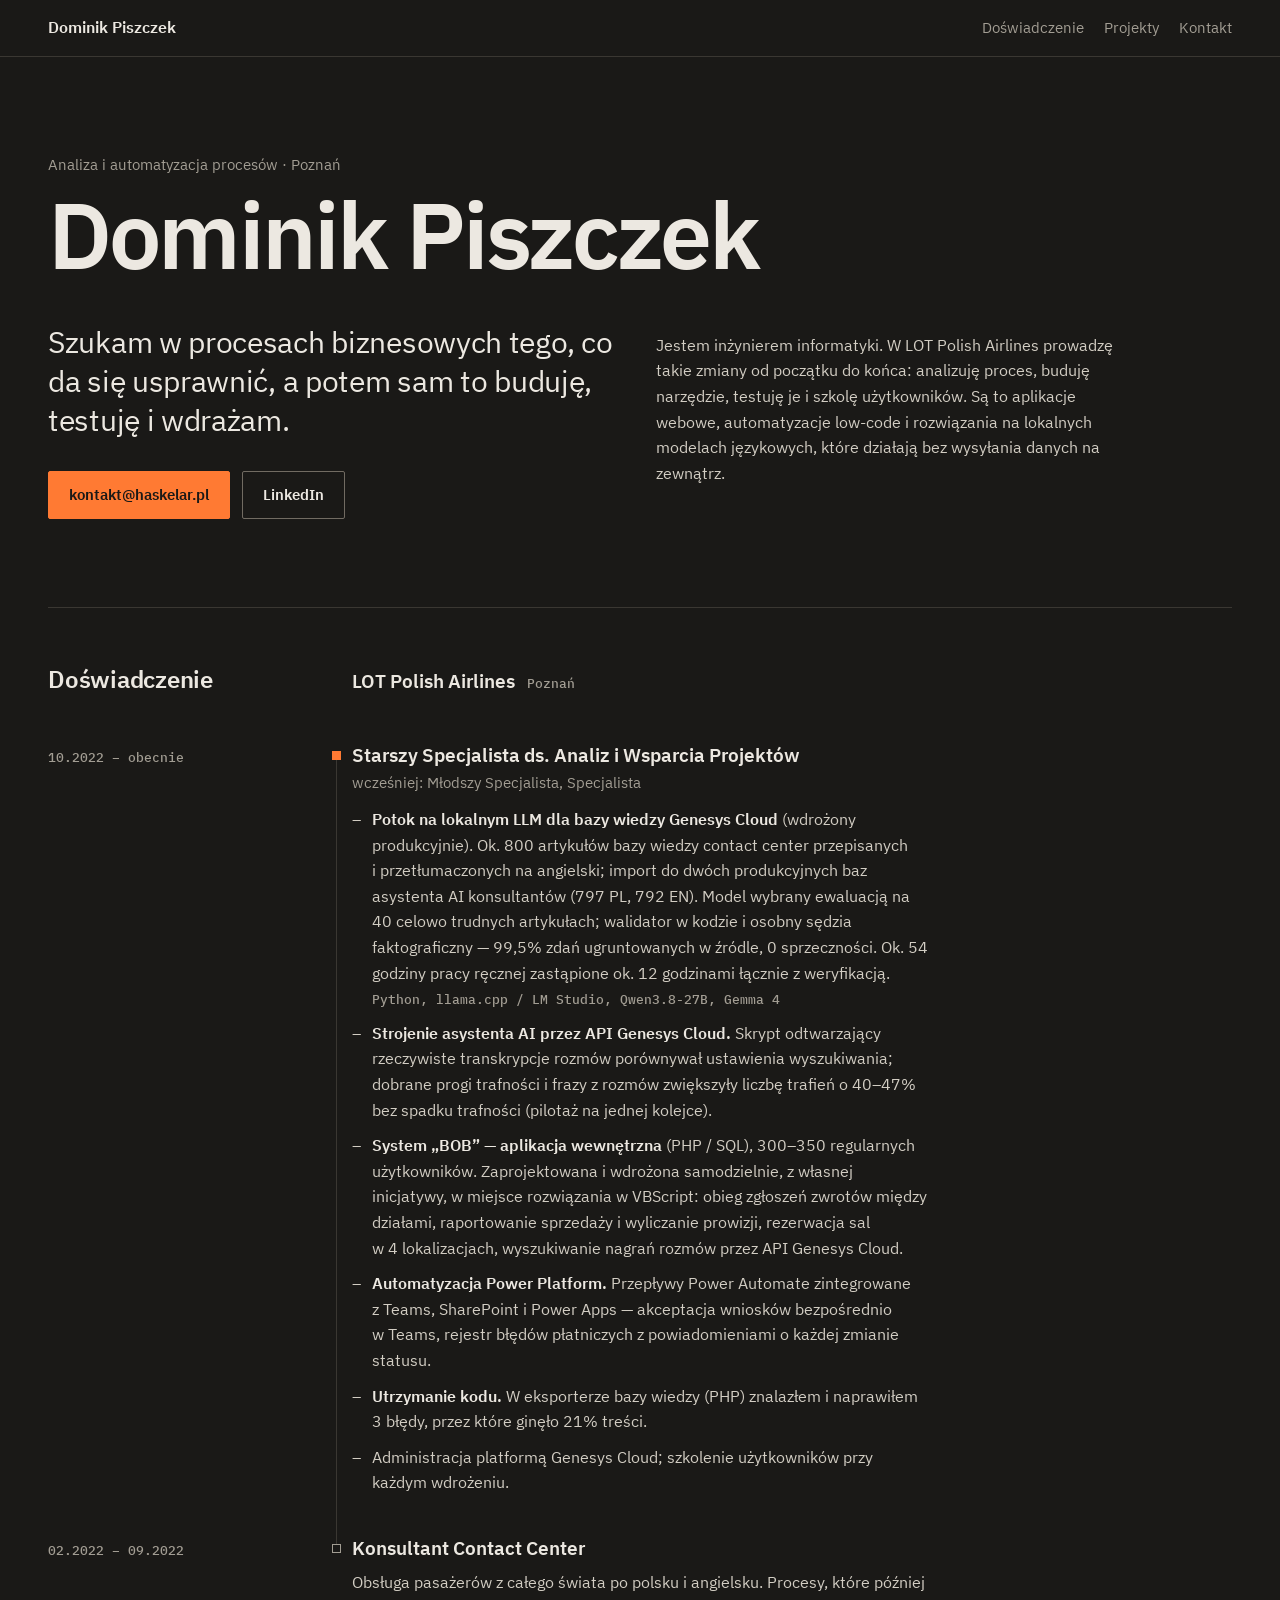
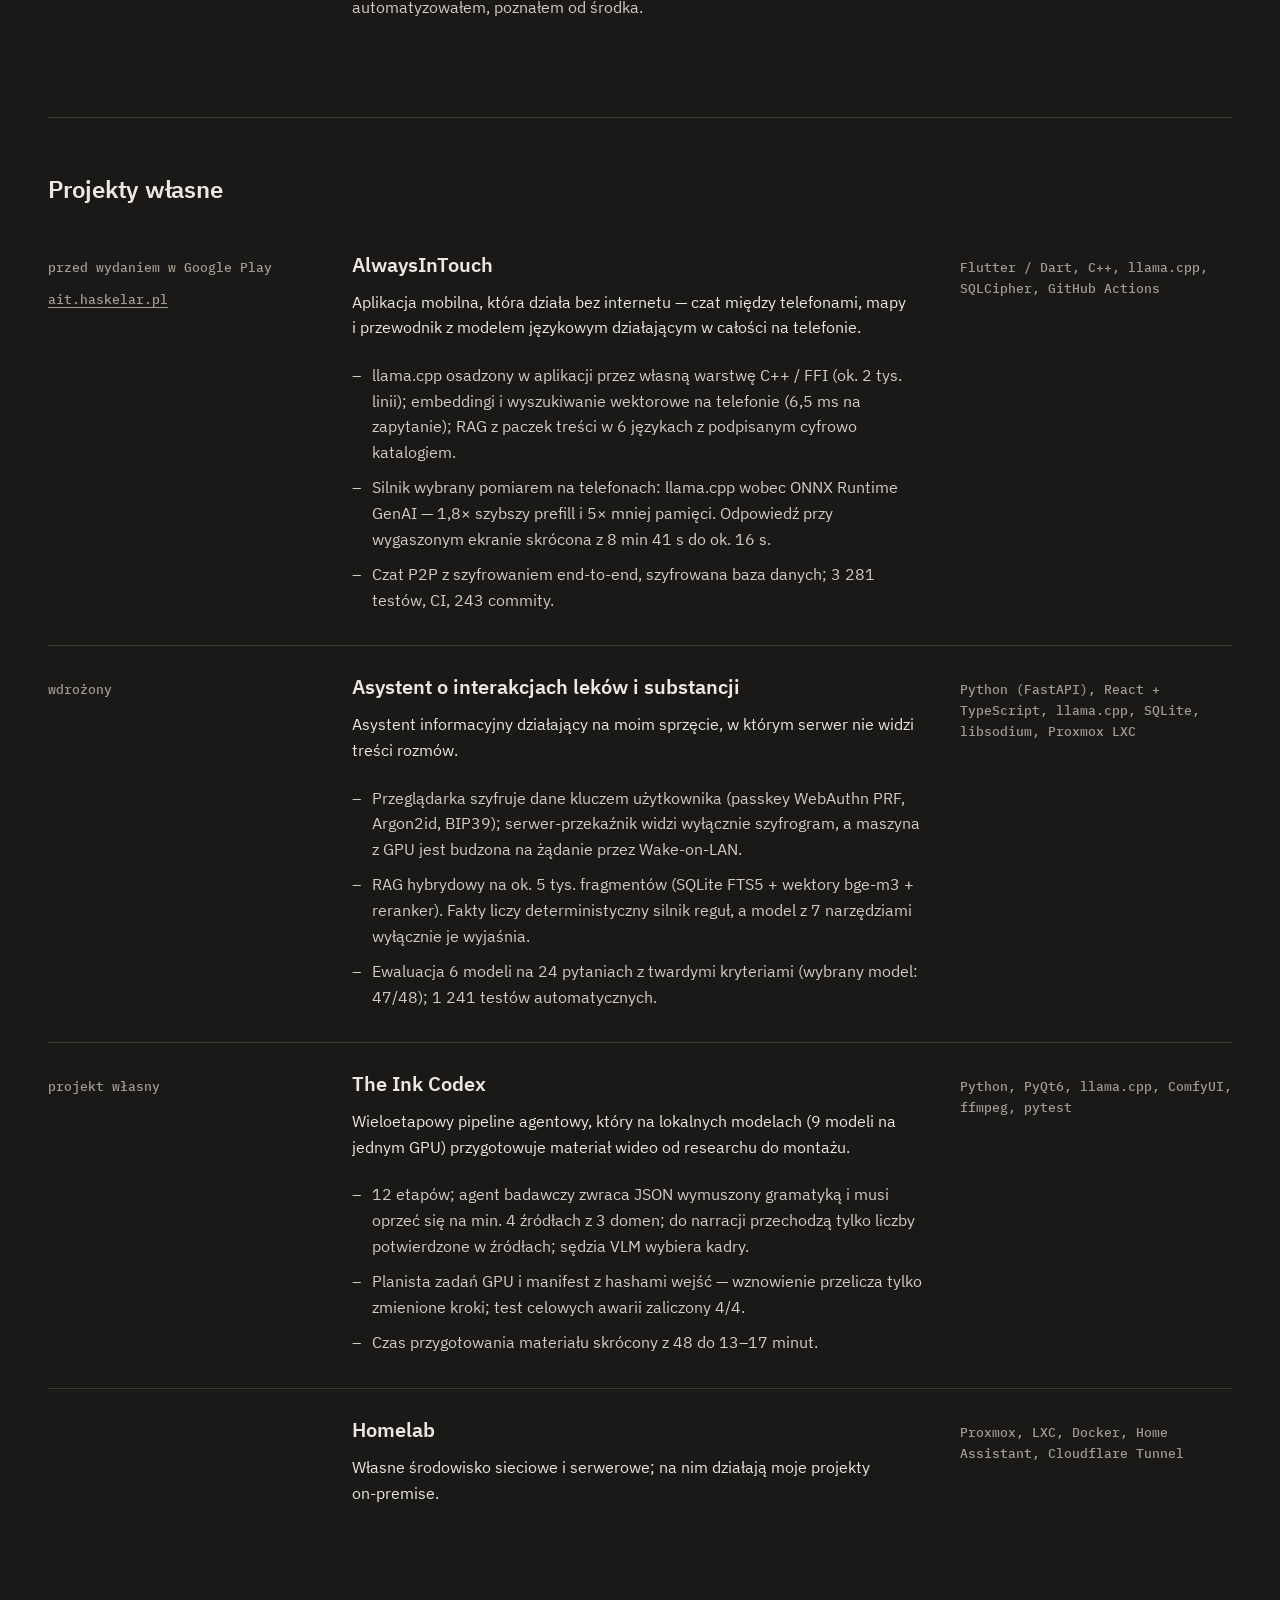
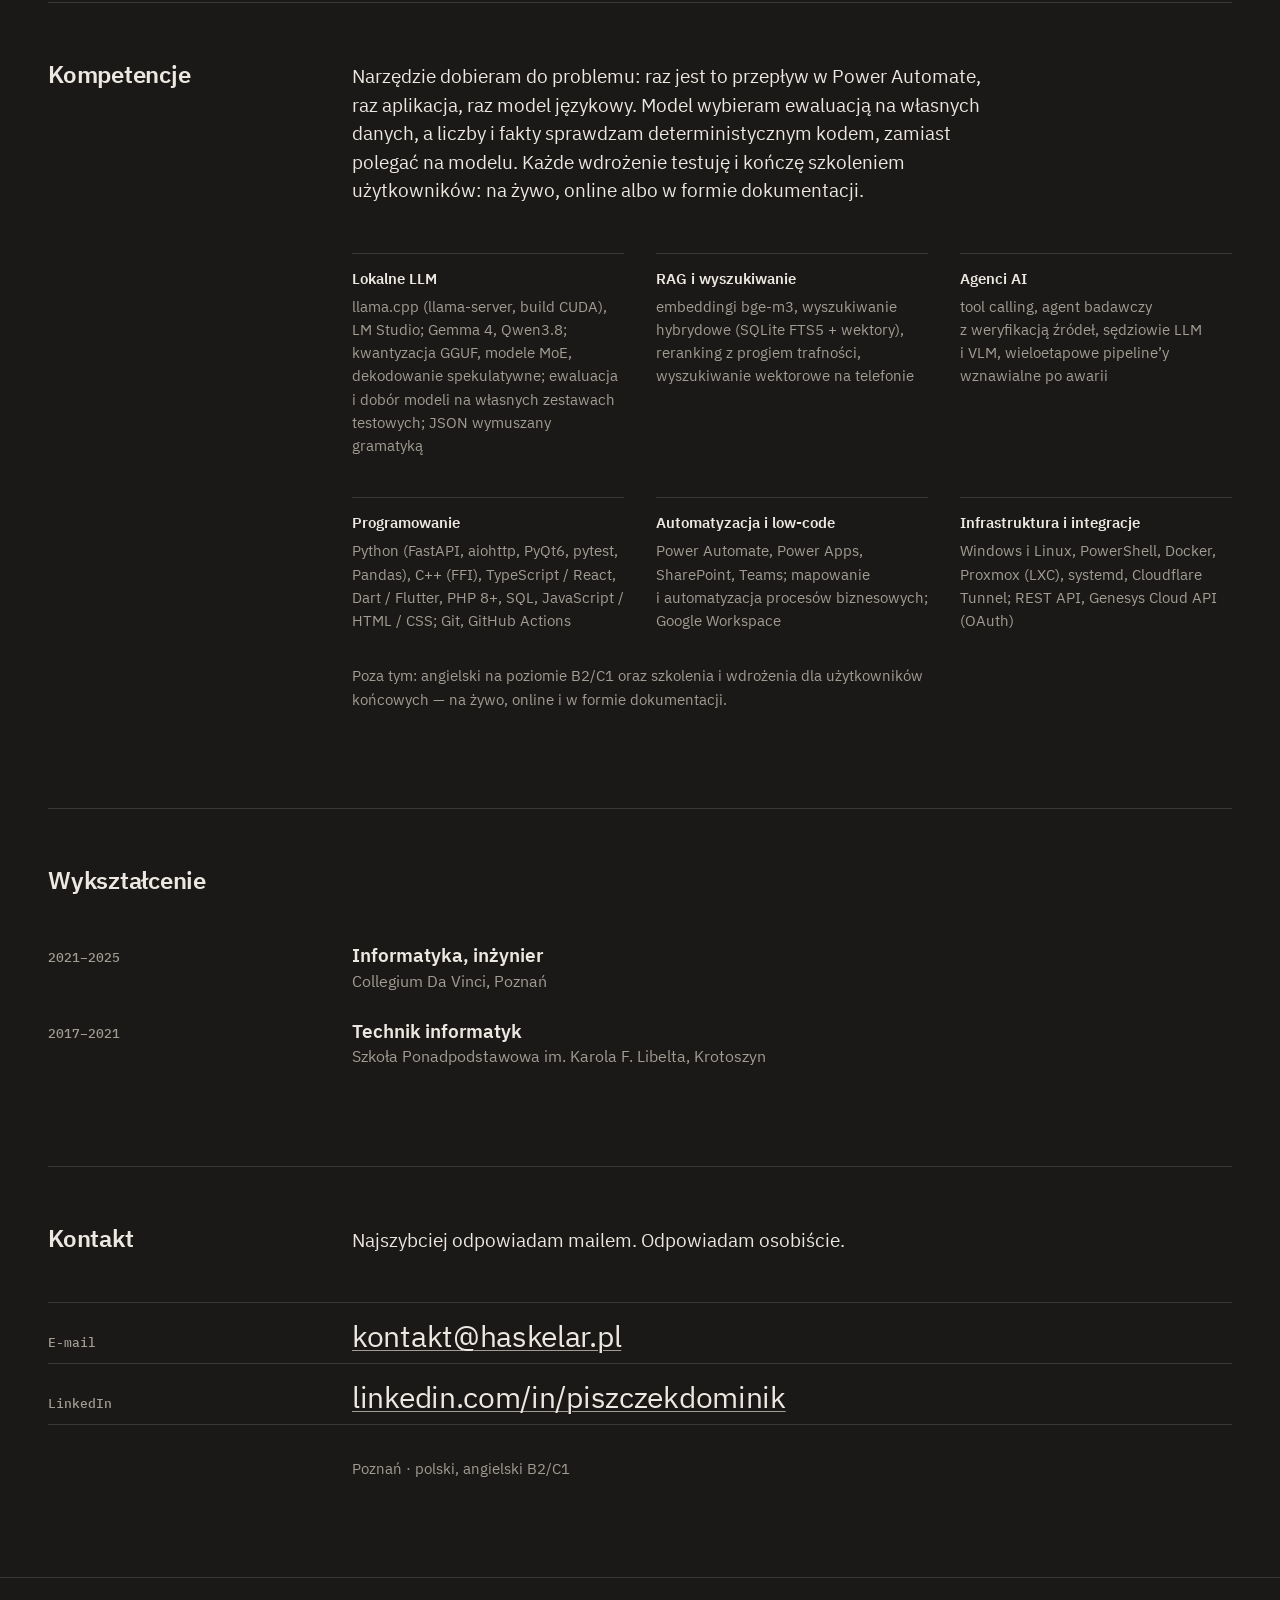
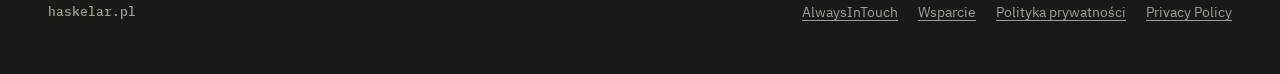
<file: index.html>
<!DOCTYPE html>
<html lang="pl">
<head>
<meta charset="utf-8">
<meta name="viewport" content="width=device-width, initial-scale=1">
<title>Dominik Piszczek — analiza i automatyzacja procesów</title>
<meta name="description" content="Analizuję procesy biznesowe, szukam miejsc do usprawnienia i sam wdrażam rozwiązania: aplikacje, automatyzacje low-code i narzędzia na lokalnych modelach językowych. Poznań.">
<meta name="color-scheme" content="dark">
<meta name="theme-color" content="#1A1917">
<link rel="canonical" href="https://haskelar.pl/">
<link rel="preload" href="/fonts/ibm-plex-sans-400-latin.woff2" as="font" type="font/woff2" crossorigin>
<link rel="preload" href="/fonts/ibm-plex-sans-600-latin.woff2" as="font" type="font/woff2" crossorigin>
<link rel="stylesheet" href="/wizytowka.css">
<link rel="icon" href="data:image/svg+xml,<svg xmlns='http://www.w3.org/2000/svg' viewBox='0 0 32 32'><rect width='32' height='32' rx='3' fill='%231A1917'/><rect x='7' y='19' width='18' height='4' fill='%23FF7A33'/><rect x='7' y='9' width='18' height='4' fill='%23ECE8E1'/></svg>">
<meta property="og:title" content="Dominik Piszczek — analiza i automatyzacja procesów">
<meta property="og:description" content="Analizuję procesy biznesowe, szukam miejsc do usprawnienia i sam wdrażam rozwiązania: aplikacje, automatyzacje low-code i narzędzia na lokalnych modelach językowych. Poznań.">
<meta property="og:type" content="profile">
<meta property="og:locale" content="pl_PL">
<meta property="og:url" content="https://haskelar.pl/">
<script type="application/ld+json">
{
  "@context": "https://schema.org",
  "@type": "Person",
  "name": "Dominik Piszczek",
  "jobTitle": "Starszy Specjalista ds. Analiz i Wsparcia Projektów",
  "url": "https://haskelar.pl/",
  "email": "mailto:kontakt@haskelar.pl",
  "address": { "@type": "PostalAddress", "addressLocality": "Poznań", "addressCountry": "PL" },
  "sameAs": ["https://www.linkedin.com/in/piszczekdominik"],
  "alumniOf": { "@type": "CollegeOrUniversity", "name": "Collegium Da Vinci" },
  "worksFor": { "@type": "Organization", "name": "LOT Polish Airlines" },
  "knowsLanguage": ["pl", "en"]
}
</script>
</head>
<body>

<a class="skok" href="#tresc">Przejdź do treści</a>

<header class="naglowek">
  <div class="w">
    <a class="marka" href="/">Dominik Piszczek</a>
    <nav aria-label="Sekcje strony">
      <ul>
        <li><a href="#doswiadczenie">Doświadczenie</a></li>
        <li><a href="#projekty">Projekty</a></li>
        <li><a href="#kontakt">Kontakt</a></li>
      </ul>
    </nav>
  </div>
</header>

<main id="tresc">

  <section class="hero w" aria-labelledby="kto">
    <p class="etykieta duza">Analiza i&nbsp;automatyzacja procesów&nbsp;· Poznań</p>
    <h1 id="kto">Dominik Piszczek</h1>
    <p class="podtytul">Szukam w&nbsp;procesach biznesowych tego, co da się usprawnić, a&nbsp;potem sam to buduję, testuję i&nbsp;wdrażam.</p>
    <p class="lead">Jestem inżynierem informatyki. W&nbsp;LOT Polish Airlines prowadzę takie zmiany od początku do końca: analizuję proces, buduję narzędzie, testuję je i&nbsp;szkolę użytkowników. Są to aplikacje webowe, automatyzacje <span class="nw">low-code</span> i&nbsp;rozwiązania na lokalnych modelach językowych, które działają bez wysyłania danych na zewnątrz.</p>
    <p class="akcje">
      <a class="przycisk glowny" href="mailto:kontakt@haskelar.pl">kontakt@haskelar.pl</a>
      <a class="przycisk" href="https://www.linkedin.com/in/piszczekdominik">LinkedIn</a>
    </p>
  </section>


  <section class="sekcja w" id="doswiadczenie" aria-labelledby="doswiadczenie-tytul">
    <div class="gora">
      <h2 id="doswiadczenie-tytul">Doświadczenie</h2>
      <h3 class="wstep">LOT Polish Airlines <span class="meta">Poznań</span></h3>
    </div>

    <ol class="os">
      <li class="wpis teraz">
        <div class="tresc">
          <h4>Starszy Specjalista ds. Analiz i&nbsp;Wsparcia Projektów</h4>
          <p class="meta">wcześniej: Młodszy Specjalista, Specjalista</p>
          <ul class="punkty">
            <li><strong>Potok na lokalnym LLM dla bazy wiedzy Genesys Cloud</strong> (wdrożony produkcyjnie). Ok.&nbsp;800 artykułów bazy wiedzy contact center przepisanych i&nbsp;przetłumaczonych na angielski; import do dwóch produkcyjnych baz asystenta AI konsultantów (797&nbsp;PL, 792&nbsp;EN). Model wybrany ewaluacją na 40 celowo trudnych artykułach; walidator w&nbsp;kodzie i&nbsp;osobny sędzia faktograficzny&nbsp;— 99,5% zdań ugruntowanych w&nbsp;źródle, 0&nbsp;sprzeczności. Ok.&nbsp;54 godziny pracy ręcznej zastąpione ok.&nbsp;12 godzinami łącznie z&nbsp;weryfikacją.
              <span class="narzedzia">Python, llama.cpp / LM Studio, Qwen3.8-27B, Gemma 4</span></li>
            <li><strong>Strojenie asystenta AI przez API Genesys Cloud.</strong> Skrypt odtwarzający rzeczywiste transkrypcje rozmów porównywał ustawienia wyszukiwania; dobrane progi trafności i&nbsp;frazy z&nbsp;rozmów zwiększyły liczbę trafień o&nbsp;<span class="nw">40–47%</span> bez spadku trafności (pilotaż na jednej kolejce).</li>
            <li><strong>System „BOB”&nbsp;— aplikacja wewnętrzna</strong> (PHP / SQL), <span class="nw">300–350</span> regularnych użytkowników. Zaprojektowana i&nbsp;wdrożona samodzielnie, z&nbsp;własnej inicjatywy, w&nbsp;miejsce rozwiązania w&nbsp;VBScript: obieg zgłoszeń zwrotów między działami, raportowanie sprzedaży i&nbsp;wyliczanie prowizji, rezerwacja sal w&nbsp;4&nbsp;lokalizacjach, wyszukiwanie nagrań rozmów przez API Genesys Cloud.</li>
            <li><strong>Automatyzacja Power Platform.</strong> Przepływy Power Automate zintegrowane z&nbsp;Teams, SharePoint i&nbsp;Power Apps&nbsp;— akceptacja wniosków bezpośrednio w&nbsp;Teams, rejestr błędów płatniczych z&nbsp;powiadomieniami o&nbsp;każdej zmianie statusu.</li>
            <li><strong>Utrzymanie kodu.</strong> W&nbsp;eksporterze bazy wiedzy (PHP) znalazłem i&nbsp;naprawiłem 3&nbsp;błędy, przez które ginęło 21% treści.</li>
            <li>Administracja platformą Genesys Cloud; szkolenie użytkowników przy każdym wdrożeniu.</li>
          </ul>
        </div>
        <p class="kiedy"><time datetime="2022-10">10.2022</time>&nbsp;– obecnie</p>
      </li>
      <li class="wpis">
        <div class="tresc">
          <h4>Konsultant Contact Center</h4>
          <p>Obsługa pasażerów z&nbsp;całego świata po polsku i&nbsp;angielsku. Procesy, które później automatyzowałem, poznałem od środka.</p>
        </div>
        <p class="kiedy"><time datetime="2022-02">02.2022</time>&nbsp;– <time datetime="2022-09">09.2022</time></p>
      </li>
    </ol>
  </section>

  <section class="sekcja w" id="projekty" aria-labelledby="projekty-tytul">
    <div class="gora">
      <h2 id="projekty-tytul">Projekty własne</h2>
    </div>

    <ul class="projekty">
      <li class="projekt">
        <h3>AlwaysInTouch</h3>
        <p class="meta">przed wydaniem w&nbsp;Google Play<br><a class="adres" href="https://ait.haskelar.pl/">ait.haskelar.pl</a></p>
        <p class="opis">Aplikacja mobilna, która działa bez internetu&nbsp;— czat między telefonami, mapy i&nbsp;przewodnik z&nbsp;modelem językowym działającym w&nbsp;całości na telefonie.</p>
        <ul class="punkty">
          <li>llama.cpp osadzony w&nbsp;aplikacji przez własną warstwę C++ / FFI (ok.&nbsp;2&nbsp;tys. linii); embeddingi i&nbsp;wyszukiwanie wektorowe na telefonie (6,5&nbsp;ms na zapytanie); RAG z&nbsp;paczek treści w&nbsp;6&nbsp;językach z&nbsp;podpisanym cyfrowo katalogiem.</li>
          <li>Silnik wybrany pomiarem na telefonach: llama.cpp wobec ONNX Runtime GenAI&nbsp;— 1,8× szybszy prefill i&nbsp;5× mniej pamięci. Odpowiedź przy wygaszonym ekranie skrócona z&nbsp;8&nbsp;min 41&nbsp;s do ok.&nbsp;16&nbsp;s.</li>
          <li>Czat P2P z&nbsp;szyfrowaniem <span class="nw">end-to-end</span>, szyfrowana baza danych; 3&nbsp;281 testów, CI, 243 commity.</li>
        </ul>
        <p class="narzedzia">Flutter / Dart, C++, llama.cpp, SQLCipher, GitHub Actions</p>
      </li>
      <li class="projekt">
        <h3>Asystent o&nbsp;interakcjach leków i&nbsp;substancji</h3>
        <p class="meta">wdrożony</p>
        <p class="opis">Asystent informacyjny działający na moim sprzęcie, w&nbsp;którym serwer nie widzi treści rozmów.</p>
        <ul class="punkty">
          <li>Przeglądarka szyfruje dane kluczem użytkownika (passkey WebAuthn PRF, Argon2id, BIP39); serwer-przekaźnik widzi wyłącznie szyfrogram, a&nbsp;maszyna z&nbsp;GPU jest budzona na żądanie przez <span class="nw">Wake-on-LAN</span>.</li>
          <li>RAG hybrydowy na ok.&nbsp;5&nbsp;tys. fragmentów (SQLite FTS5 + wektory bge-m3 + reranker). Fakty liczy deterministyczny silnik reguł, a&nbsp;model z&nbsp;7&nbsp;narzędziami wyłącznie je wyjaśnia.</li>
          <li>Ewaluacja 6&nbsp;modeli na 24 pytaniach z&nbsp;twardymi kryteriami (wybrany model: 47/48); 1&nbsp;241 testów automatycznych.</li>
        </ul>
        <p class="narzedzia">Python (FastAPI), React + TypeScript, llama.cpp, SQLite, libsodium, Proxmox LXC</p>
      </li>
      <li class="projekt">
        <h3>The Ink Codex</h3>
        <p class="meta">projekt własny</p>
        <p class="opis">Wieloetapowy pipeline agentowy, który na lokalnych modelach (9&nbsp;modeli na jednym GPU) przygotowuje materiał wideo od researchu do montażu.</p>
        <ul class="punkty">
          <li>12 etapów; agent badawczy zwraca JSON wymuszony gramatyką i&nbsp;musi oprzeć się na min.&nbsp;4&nbsp;źródłach z&nbsp;3&nbsp;domen; do narracji przechodzą tylko liczby potwierdzone w&nbsp;źródłach; sędzia VLM wybiera kadry.</li>
          <li>Planista zadań GPU i&nbsp;manifest z&nbsp;hashami wejść&nbsp;— wznowienie przelicza tylko zmienione kroki; test celowych awarii zaliczony 4/4.</li>
          <li>Czas przygotowania materiału skrócony z&nbsp;48 do <span class="nw">13–17</span> minut.</li>
        </ul>
        <p class="narzedzia">Python, PyQt6, llama.cpp, ComfyUI, ffmpeg, pytest</p>
      </li>
      <li class="projekt">
        <h3>Homelab</h3>
        <p class="opis">Własne środowisko sieciowe i&nbsp;serwerowe; na nim działają moje projekty <span class="nw">on-premise</span>.</p>
        <p class="narzedzia">Proxmox, LXC, Docker, Home Assistant, Cloudflare Tunnel</p>
      </li>
    </ul>
  </section>

  <section class="sekcja w" id="kompetencje" aria-labelledby="kompetencje-tytul">
    <div class="gora">
      <h2 id="kompetencje-tytul">Kompetencje</h2>
      <p class="wstep">Narzędzie dobieram do problemu: raz jest to przepływ w&nbsp;Power Automate, raz aplikacja, raz model językowy. Model wybieram ewaluacją na własnych danych, a&nbsp;liczby i&nbsp;fakty sprawdzam deterministycznym kodem, zamiast polegać na modelu. Każde wdrożenie testuję i&nbsp;kończę szkoleniem użytkowników: na żywo, online albo w&nbsp;formie dokumentacji.</p>
    </div>

    <ul class="grupy">
      <li>
        <h3>Lokalne LLM</h3>
        <p>llama.cpp (llama-server, build CUDA), LM Studio; Gemma&nbsp;4, Qwen3.8; kwantyzacja GGUF, modele MoE, dekodowanie spekulatywne; ewaluacja i&nbsp;dobór modeli na własnych zestawach testowych; JSON wymuszany gramatyką</p>
      </li>
      <li>
        <h3>RAG i&nbsp;wyszukiwanie</h3>
        <p>embeddingi bge-m3, wyszukiwanie hybrydowe (SQLite FTS5 + wektory), reranking z&nbsp;progiem trafności, wyszukiwanie wektorowe na telefonie</p>
      </li>
      <li>
        <h3>Agenci AI</h3>
        <p>tool calling, agent badawczy z&nbsp;weryfikacją źródeł, sędziowie LLM i&nbsp;VLM, wieloetapowe pipeline’y wznawialne po awarii</p>
      </li>
      <li>
        <h3>Programowanie</h3>
        <p>Python (FastAPI, aiohttp, PyQt6, pytest, Pandas), C++ (FFI), TypeScript / React, Dart / Flutter, PHP&nbsp;8+, SQL, JavaScript / HTML / CSS; Git, GitHub Actions</p>
      </li>
      <li>
        <h3>Automatyzacja i&nbsp;low-code</h3>
        <p>Power Automate, Power Apps, SharePoint, Teams; mapowanie i&nbsp;automatyzacja procesów biznesowych; Google Workspace</p>
      </li>
      <li>
        <h3>Infrastruktura i&nbsp;integracje</h3>
        <p>Windows i&nbsp;Linux, PowerShell, Docker, Proxmox (LXC), systemd, Cloudflare Tunnel; REST API, Genesys Cloud API (OAuth)</p>
      </li>
    </ul>
    <p class="dopisek">Poza tym: angielski na poziomie B2/C1 oraz szkolenia i&nbsp;wdrożenia dla użytkowników końcowych&nbsp;— na żywo, online i&nbsp;w&nbsp;formie dokumentacji.</p>
  </section>

  <section class="sekcja w" id="wyksztalcenie" aria-labelledby="wyksztalcenie-tytul">
    <div class="gora">
      <h2 id="wyksztalcenie-tytul">Wykształcenie</h2>
    </div>

    <ul class="szkoly">
      <li class="wpis">
        <div class="tresc">
          <h3>Informatyka, inżynier</h3>
          <p>Collegium Da Vinci, Poznań</p>
        </div>
        <p class="kiedy"><time datetime="2021">2021</time>–<time datetime="2025">2025</time></p>
      </li>
      <li class="wpis">
        <div class="tresc">
          <h3>Technik informatyk</h3>
          <p>Szkoła Ponadpodstawowa im.&nbsp;Karola F.&nbsp;Libelta, Krotoszyn</p>
        </div>
        <p class="kiedy"><time datetime="2017">2017</time>–<time datetime="2021">2021</time></p>
      </li>
    </ul>
  </section>

  <section class="sekcja w" id="kontakt" aria-labelledby="kontakt-tytul">
    <div class="gora">
      <h2 id="kontakt-tytul">Kontakt</h2>
      <p class="wstep">Najszybciej odpowiadam mailem. Odpowiadam osobiście.</p>
    </div>

    <dl class="kanaly">
      <div>
        <dt>E-mail</dt>
        <dd><a href="mailto:kontakt@haskelar.pl">kontakt@haskelar.pl</a></dd>
      </div>
      <div>
        <dt>LinkedIn</dt>
        <dd><a href="https://www.linkedin.com/in/piszczekdominik">linkedin.com/in/piszczekdominik</a></dd>
      </div>
    </dl>
    <p class="dopisek">Poznań · polski, angielski B2/C1</p>
  </section>

</main>

<footer class="stopka">
  <div class="w">
    <p>haskelar.pl</p>
    <ul>
      <li><a href="https://ait.haskelar.pl/">AlwaysInTouch</a></li>
      <li><a href="https://support.haskelar.pl/">Wsparcie</a></li>
      <li><a href="/polityka-prywatnosci/">Polityka prywatności</a></li>
      <li><a href="/privacy/" hreflang="en" lang="en">Privacy Policy</a></li>
    </ul>
  </div>
</footer>

</body>
</html>
</file>
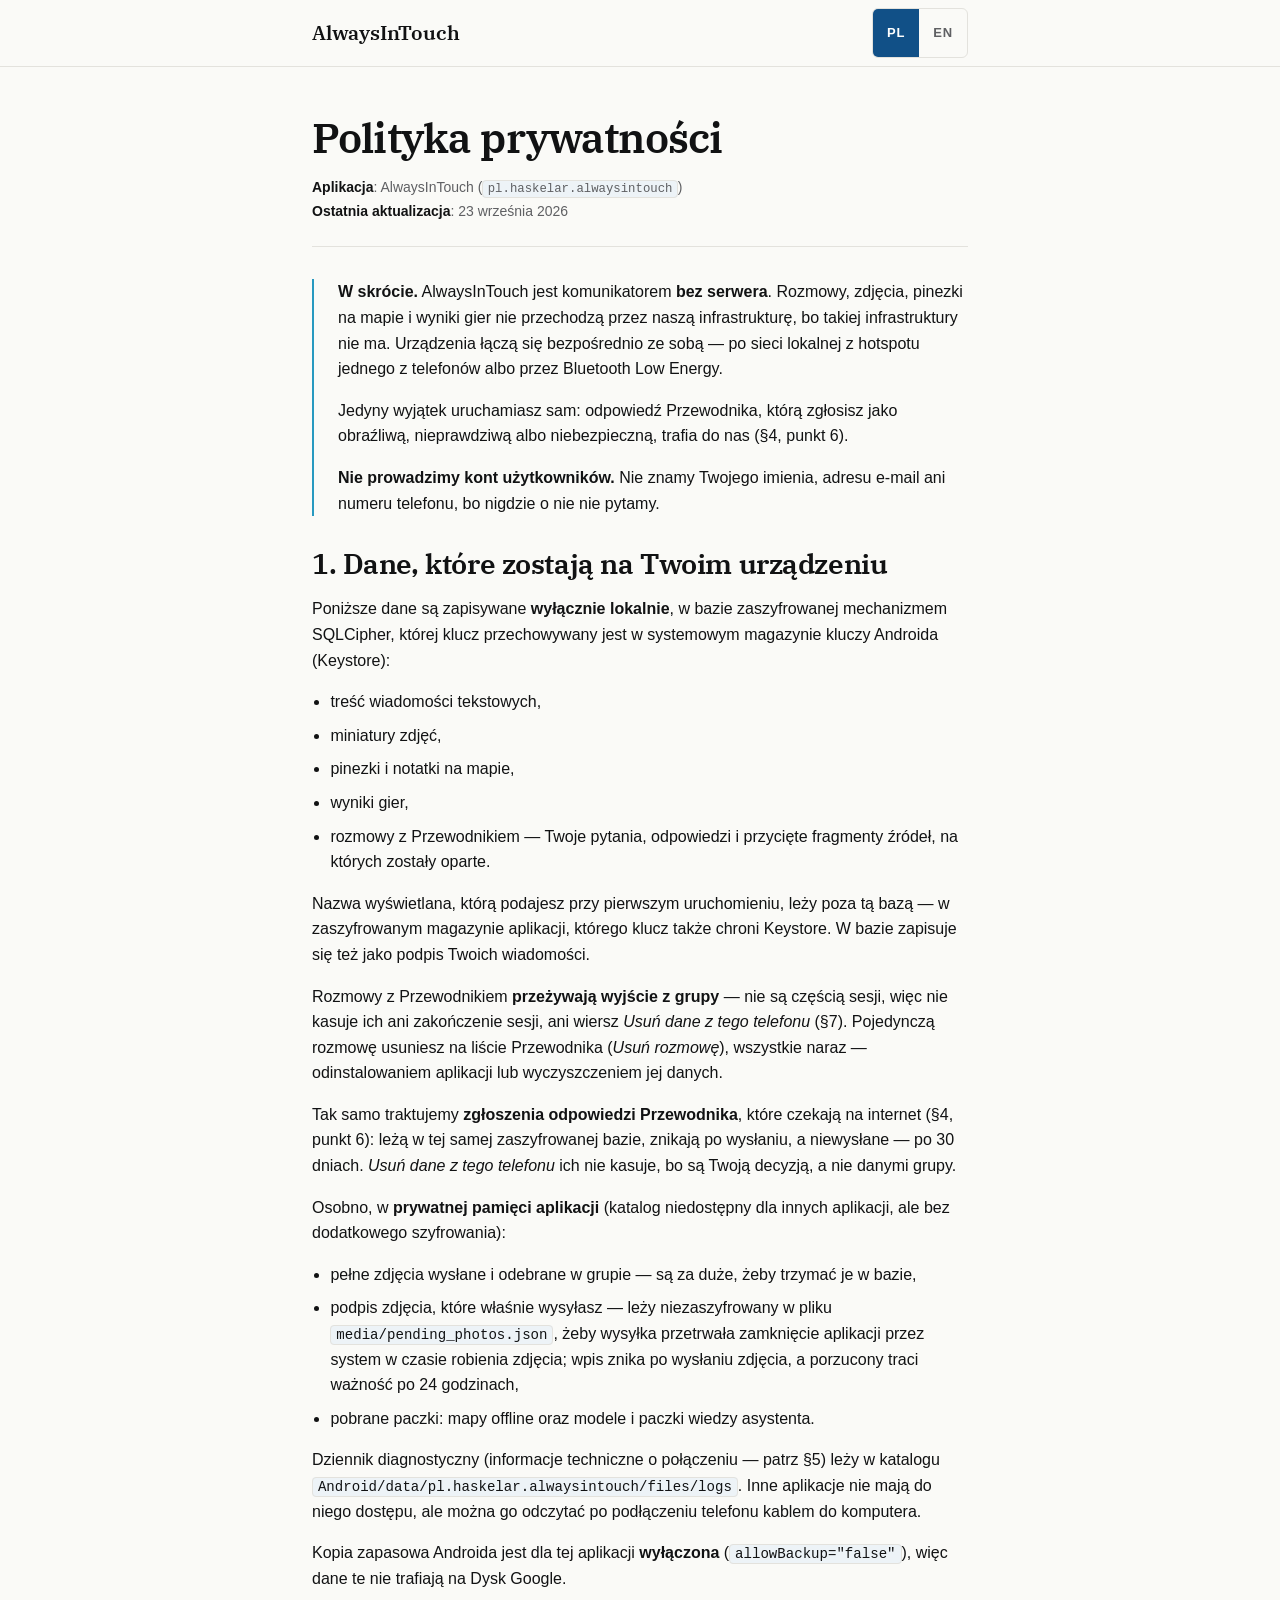
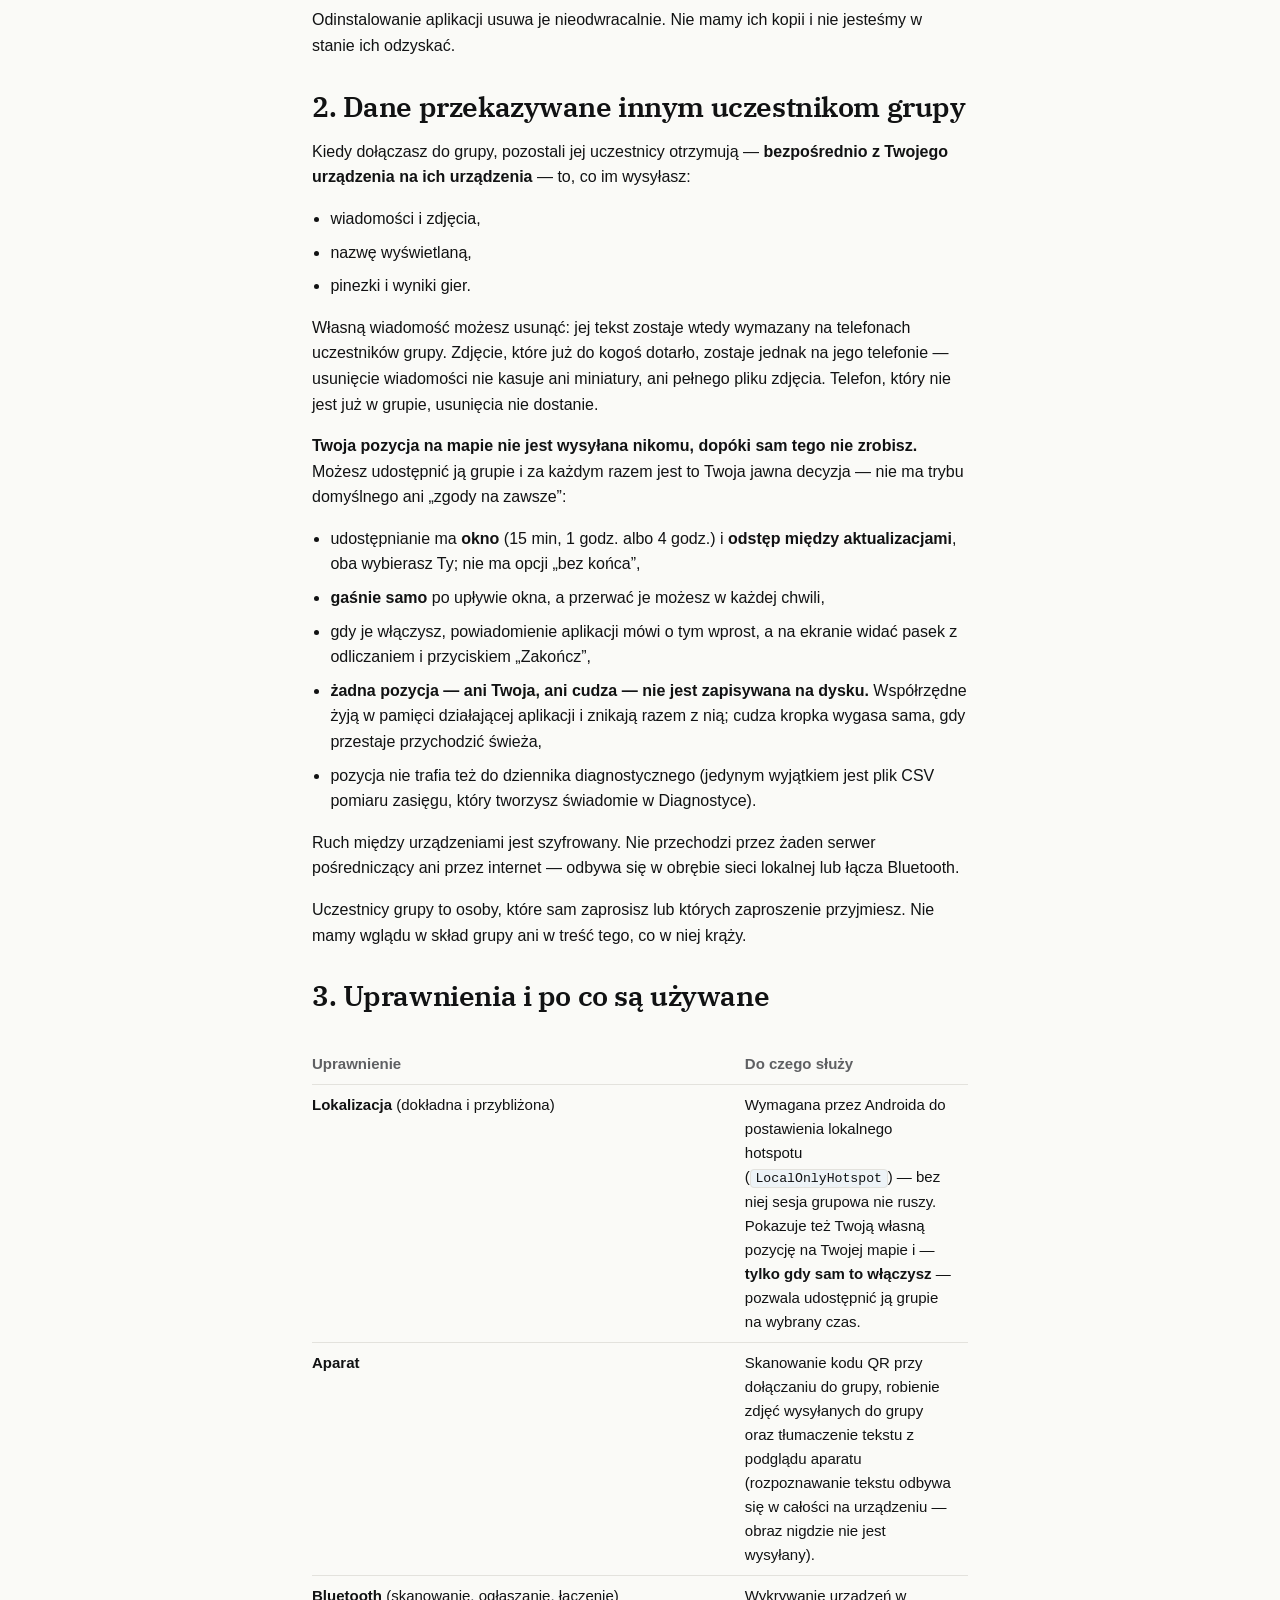
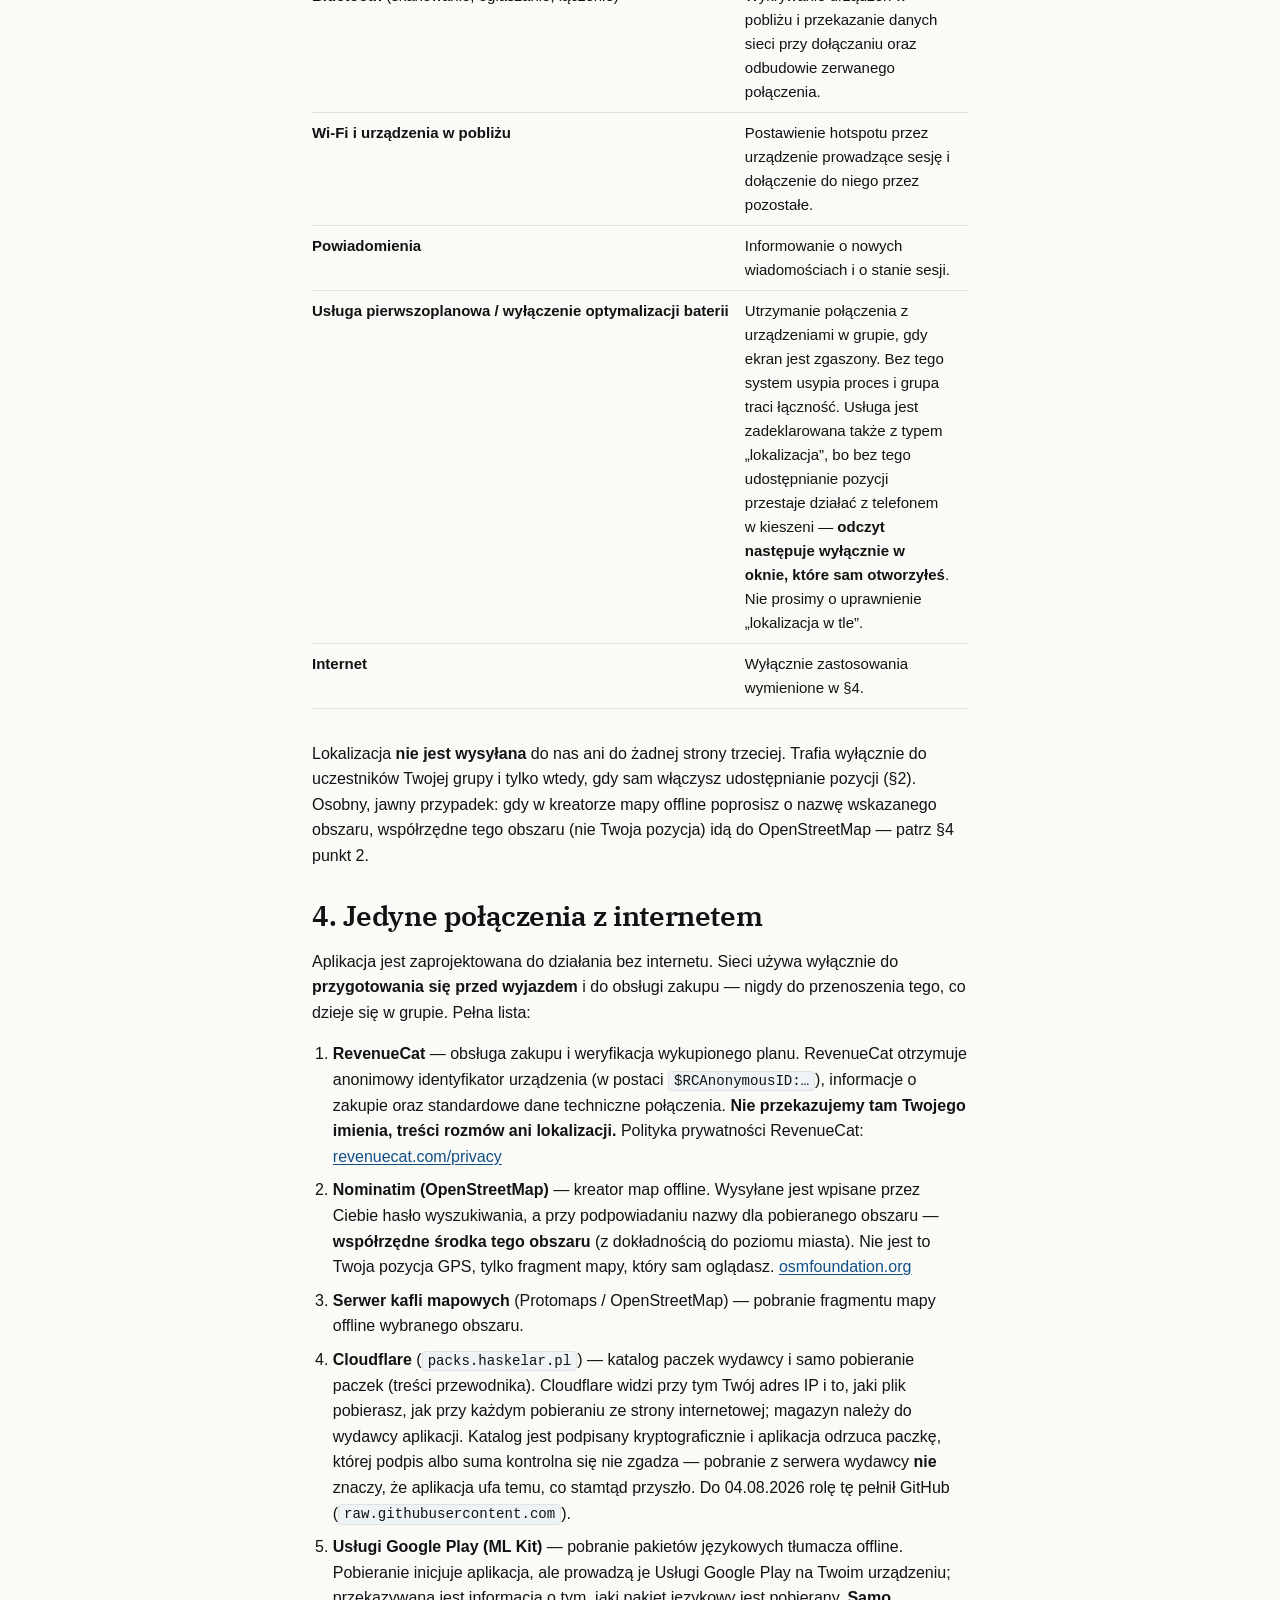
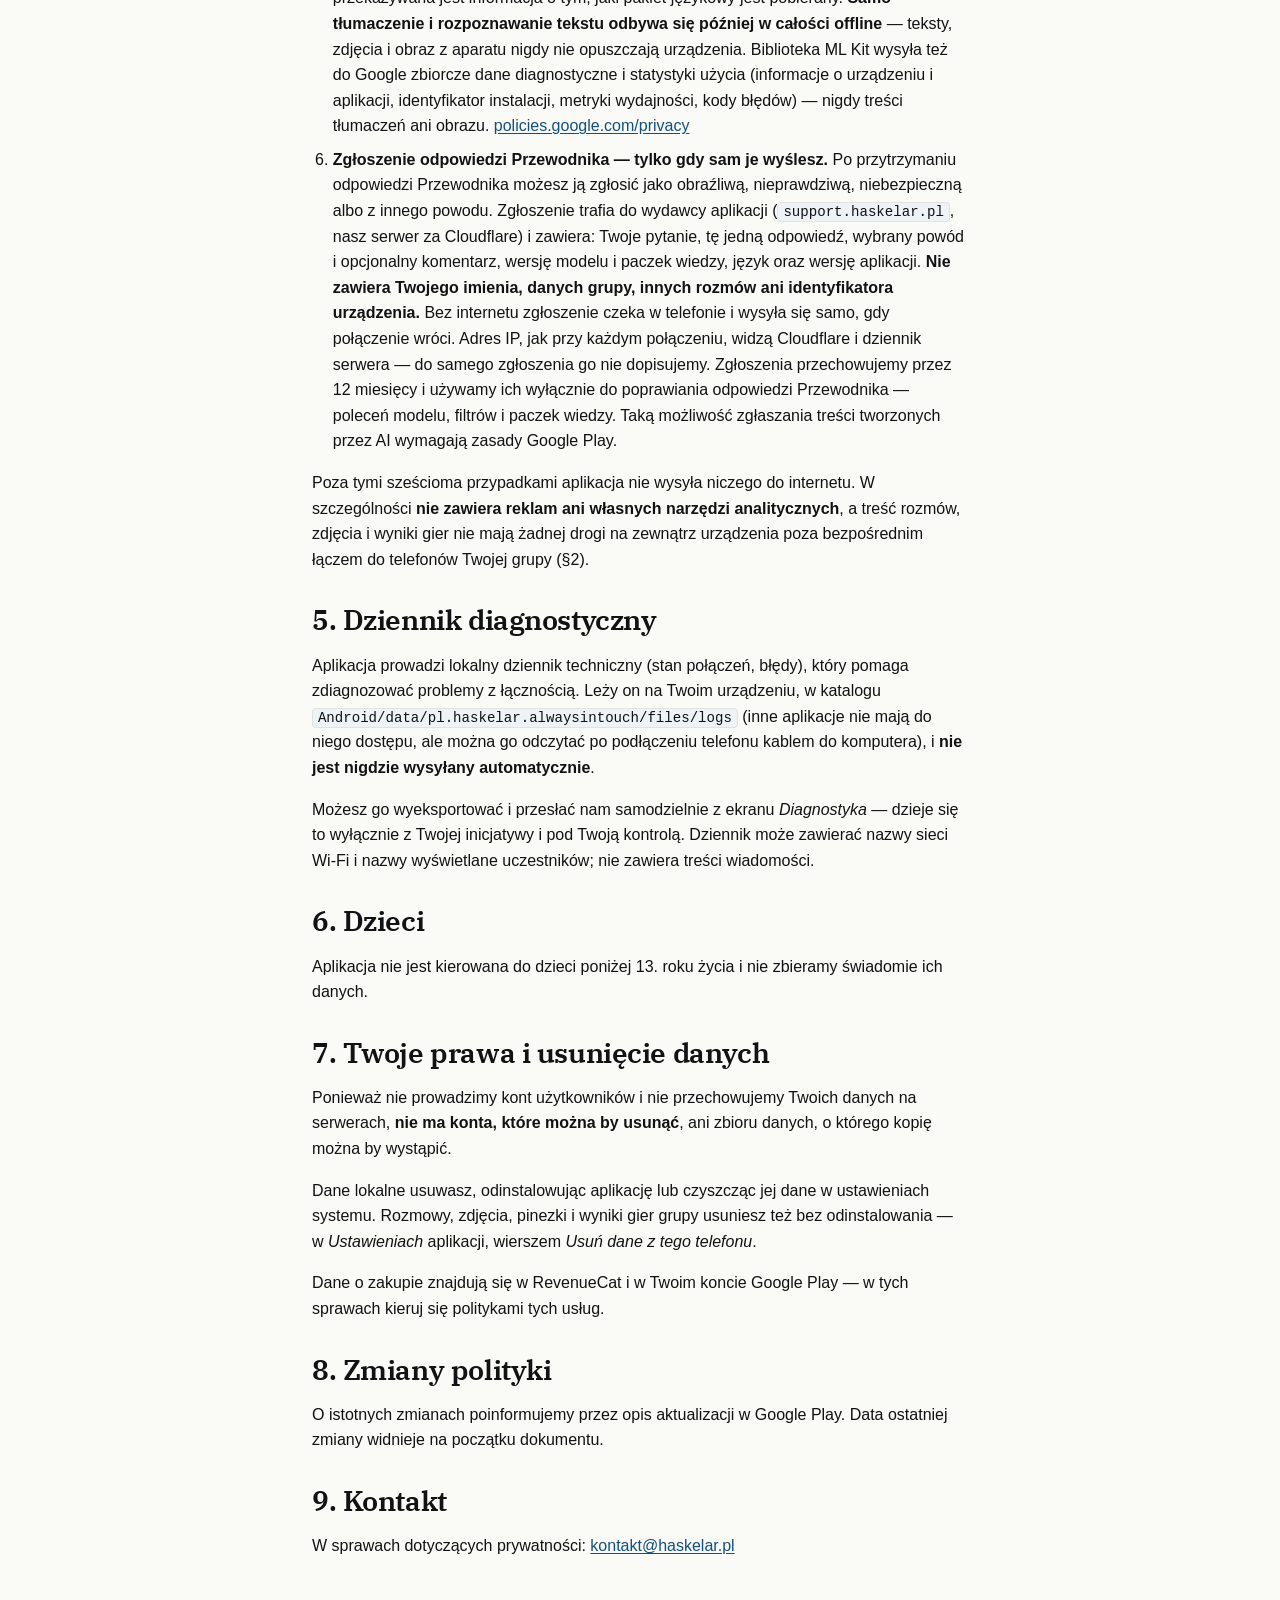
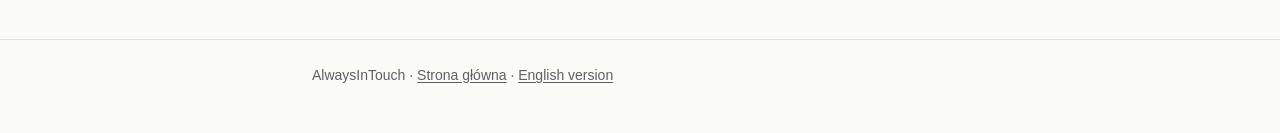
<file: polityka-prywatnosci/index.html>
<!DOCTYPE html>
<html lang="pl">
<head>
<meta charset="utf-8">
<meta name="viewport" content="width=device-width, initial-scale=1">
<title>Polityka prywatności — AlwaysInTouch</title>
<meta name="description" content="Polityka prywatności aplikacji AlwaysInTouch — komunikatora działającego bez serwera, bez kont użytkowników i bez własnych narzędzi analitycznych.">
<link rel="canonical" href="https://haskelar.pl/polityka-prywatnosci/">
<link rel="alternate" hreflang="pl" href="https://haskelar.pl/polityka-prywatnosci/">
<link rel="alternate" hreflang="en" href="https://haskelar.pl/privacy/">
<link rel="alternate" hreflang="x-default" href="https://haskelar.pl/privacy/">
<link rel="stylesheet" href="/style.css">
<link rel="icon" href="data:image/svg+xml,<svg xmlns='http://www.w3.org/2000/svg' viewBox='0 0 100 100'><text y='.9em' font-size='90'>🔗</text></svg>">
</head>
<body>

<header class="site">
  <div class="wrap">
    <a class="brand" href="/">AlwaysInTouch</a>
    <span class="lang">
      <a href="/polityka-prywatnosci/" aria-current="true">PL</a>
      <a href="/privacy/">EN</a>
    </span>
  </div>
</header>

<main>
  <div class="wrap">
    <h1>Polityka prywatności</h1>
    <p class="meta">
      <strong>Aplikacja</strong>: AlwaysInTouch (<code>pl.haskelar.alwaysintouch</code>)<br>
      <strong>Ostatnia aktualizacja</strong>: 23 września 2026
    </p>

    <div class="card tldr">
      <p><strong>W skrócie.</strong> AlwaysInTouch jest komunikatorem <strong>bez serwera</strong>.
      Rozmowy, zdjęcia, pinezki na mapie i wyniki gier nie przechodzą przez naszą
      infrastrukturę, bo takiej infrastruktury nie ma. Urządzenia łączą się bezpośrednio
      ze sobą — po sieci lokalnej z hotspotu jednego z telefonów albo przez Bluetooth
      Low Energy.</p>
      <p>Jedyny wyjątek uruchamiasz sam: odpowiedź Przewodnika, którą zgłosisz jako
      obraźliwą, nieprawdziwą albo niebezpieczną, trafia do nas (§4, punkt 6).</p>
      <p><strong>Nie prowadzimy kont użytkowników.</strong> Nie znamy Twojego imienia,
      adresu e-mail ani numeru telefonu, bo nigdzie o nie nie pytamy.</p>
    </div>

    <h2>1. Dane, które zostają na Twoim urządzeniu</h2>
    <p>Poniższe dane są zapisywane <strong>wyłącznie lokalnie</strong>, w bazie zaszyfrowanej
    mechanizmem SQLCipher, której klucz przechowywany jest w systemowym magazynie kluczy
    Androida (Keystore):</p>
    <ul>
      <li>treść wiadomości tekstowych,</li>
      <li>miniatury zdjęć,</li>
      <li>pinezki i notatki na mapie,</li>
      <li>wyniki gier,</li>
      <li>rozmowy z Przewodnikiem — Twoje pytania, odpowiedzi i przycięte fragmenty
      źródeł, na których zostały oparte.</li>
    </ul>
    <p>Nazwa wyświetlana, którą podajesz przy pierwszym uruchomieniu, leży poza tą
    bazą — w zaszyfrowanym magazynie aplikacji, którego klucz także chroni
    Keystore. W bazie zapisuje się też jako podpis Twoich wiadomości.</p>
    <p>Rozmowy z Przewodnikiem <strong>przeżywają wyjście z grupy</strong> — nie są
    częścią sesji, więc nie kasuje ich ani zakończenie sesji, ani wiersz <em>Usuń dane
    z tego telefonu</em> (§7). Pojedynczą rozmowę usuniesz na liście Przewodnika
    (<em>Usuń rozmowę</em>), wszystkie naraz — odinstalowaniem aplikacji lub
    wyczyszczeniem jej danych.</p>
    <p>Tak samo traktujemy <strong>zgłoszenia odpowiedzi Przewodnika</strong>, które czekają na
    internet (§4, punkt 6): leżą w tej samej zaszyfrowanej bazie, znikają po
    wysłaniu, a niewysłane — po 30 dniach. <em>Usuń dane z tego telefonu</em> ich nie
    kasuje, bo są Twoją decyzją, a nie danymi grupy.</p>
    <p>Osobno, w <strong>prywatnej pamięci aplikacji</strong> (katalog niedostępny dla
    innych aplikacji, ale bez dodatkowego szyfrowania):</p>
    <ul>
      <li>pełne zdjęcia wysłane i odebrane w grupie — są za duże, żeby trzymać je
      w bazie,</li>
      <li>podpis zdjęcia, które właśnie wysyłasz — leży niezaszyfrowany w pliku
      <code>media/pending_photos.json</code>, żeby wysyłka przetrwała zamknięcie aplikacji
      przez system w czasie robienia zdjęcia; wpis znika po wysłaniu zdjęcia,
      a porzucony traci ważność po 24 godzinach,</li>
      <li>pobrane paczki: mapy offline oraz modele i paczki wiedzy asystenta.</li>
    </ul>
    <p>Dziennik diagnostyczny (informacje techniczne o połączeniu — patrz §5) leży
    w katalogu <code>Android/data/pl.haskelar.alwaysintouch/files/logs</code>. Inne aplikacje
    nie mają do niego dostępu, ale można go odczytać po podłączeniu telefonu kablem
    do komputera.</p>
    <p>Kopia zapasowa Androida jest dla tej aplikacji <strong>wyłączona</strong>
    (<code>allowBackup="false"</code>), więc dane te nie trafiają na Dysk Google.</p>
    <p>Odinstalowanie aplikacji usuwa je nieodwracalnie. Nie mamy ich kopii i nie jesteśmy
    w stanie ich odzyskać.</p>

    <h2>2. Dane przekazywane innym uczestnikom grupy</h2>
    <p>Kiedy dołączasz do grupy, pozostali jej uczestnicy otrzymują — <strong>bezpośrednio
    z Twojego urządzenia na ich urządzenia</strong> — to, co im wysyłasz:</p>
    <ul>
      <li>wiadomości i zdjęcia,</li>
      <li>nazwę wyświetlaną,</li>
      <li>pinezki i wyniki gier.</li>
    </ul>
    <p>Własną wiadomość możesz usunąć: jej tekst zostaje wtedy wymazany na telefonach
    uczestników grupy. Zdjęcie, które już do kogoś dotarło, zostaje jednak na jego
    telefonie — usunięcie wiadomości nie kasuje ani miniatury, ani pełnego pliku
    zdjęcia. Telefon, który nie jest już w grupie, usunięcia nie dostanie.</p>
    <p><strong>Twoja pozycja na mapie nie jest wysyłana nikomu, dopóki sam tego nie
    zrobisz.</strong> Możesz udostępnić ją grupie i za każdym razem jest to Twoja jawna
    decyzja — nie ma trybu domyślnego ani „zgody na zawsze”:</p>
    <ul>
      <li>udostępnianie ma <strong>okno</strong> (15 min, 1 godz. albo 4 godz.)
      i <strong>odstęp między aktualizacjami</strong>, oba wybierasz Ty; nie ma opcji
      „bez końca”,</li>
      <li><strong>gaśnie samo</strong> po upływie okna, a przerwać je możesz w każdej
      chwili,</li>
      <li>gdy je włączysz, powiadomienie aplikacji mówi o tym wprost, a na ekranie widać
      pasek z odliczaniem i przyciskiem „Zakończ”,</li>
      <li><strong>żadna pozycja — ani Twoja, ani cudza — nie jest zapisywana na
      dysku.</strong> Współrzędne żyją w pamięci działającej aplikacji i znikają razem
      z nią; cudza kropka wygasa sama, gdy przestaje przychodzić świeża,</li>
      <li>pozycja nie trafia też do dziennika diagnostycznego (jedynym wyjątkiem jest
      plik CSV pomiaru zasięgu, który tworzysz świadomie w Diagnostyce).</li>
    </ul>
    <p>Ruch między urządzeniami jest szyfrowany. Nie przechodzi przez żaden serwer
    pośredniczący ani przez internet — odbywa się w obrębie sieci lokalnej lub łącza
    Bluetooth.</p>
    <p>Uczestnicy grupy to osoby, które sam zaprosisz lub których zaproszenie przyjmiesz.
    Nie mamy wglądu w skład grupy ani w treść tego, co w niej krąży.</p>

    <h2>3. Uprawnienia i po co są używane</h2>
    <div class="scroll">
    <table>
      <thead>
        <tr><th>Uprawnienie</th><th>Do czego służy</th></tr>
      </thead>
      <tbody>
        <tr>
          <td><strong>Lokalizacja</strong> (dokładna i przybliżona)</td>
          <td>Wymagana przez Androida do postawienia lokalnego hotspotu
          (<code>LocalOnlyHotspot</code>) — bez niej sesja grupowa nie ruszy. Pokazuje też
          Twoją własną pozycję na Twojej mapie i — <strong>tylko gdy sam to włączysz</strong>
          — pozwala udostępnić ją grupie na wybrany czas.</td>
        </tr>
        <tr>
          <td><strong>Aparat</strong></td>
          <td>Skanowanie kodu QR przy dołączaniu do grupy, robienie zdjęć wysyłanych
          do grupy oraz tłumaczenie tekstu z podglądu aparatu (rozpoznawanie tekstu
          odbywa się w całości na urządzeniu — obraz nigdzie nie jest wysyłany).</td>
        </tr>
        <tr>
          <td><strong>Bluetooth</strong> (skanowanie, ogłaszanie, łączenie)</td>
          <td>Wykrywanie urządzeń w pobliżu i przekazanie danych sieci przy dołączaniu
          oraz odbudowie zerwanego połączenia.</td>
        </tr>
        <tr>
          <td><strong>Wi-Fi i urządzenia w pobliżu</strong></td>
          <td>Postawienie hotspotu przez urządzenie prowadzące sesję i dołączenie do niego
          przez pozostałe.</td>
        </tr>
        <tr>
          <td><strong>Powiadomienia</strong></td>
          <td>Informowanie o nowych wiadomościach i o stanie sesji.</td>
        </tr>
        <tr>
          <td><strong>Usługa pierwszoplanowa / wyłączenie optymalizacji baterii</strong></td>
          <td>Utrzymanie połączenia z urządzeniami w grupie, gdy ekran jest zgaszony.
          Bez tego system usypia proces i grupa traci łączność. Usługa jest zadeklarowana
          także z typem „lokalizacja”, bo bez tego udostępnianie pozycji przestaje działać
          z telefonem w kieszeni — <strong>odczyt następuje wyłącznie w oknie, które sam
          otworzyłeś</strong>. Nie prosimy o uprawnienie „lokalizacja w tle”.</td>
        </tr>
        <tr>
          <td><strong>Internet</strong></td>
          <td>Wyłącznie zastosowania wymienione w §4.</td>
        </tr>
      </tbody>
    </table>
    </div>
    <p>Lokalizacja <strong>nie jest wysyłana</strong> do nas ani do żadnej strony trzeciej.
    Trafia wyłącznie do uczestników Twojej grupy i tylko wtedy, gdy sam włączysz
    udostępnianie pozycji (§2). Osobny, jawny przypadek: gdy w kreatorze mapy offline
    poprosisz o nazwę wskazanego obszaru, współrzędne tego obszaru (nie Twoja pozycja)
    idą do OpenStreetMap — patrz §4 punkt 2.</p>

    <h2>4. Jedyne połączenia z internetem</h2>
    <p>Aplikacja jest zaprojektowana do działania bez internetu. Sieci używa wyłącznie
    do <strong>przygotowania się przed wyjazdem</strong> i do obsługi zakupu — nigdy do
    przenoszenia tego, co dzieje się w grupie. Pełna lista:</p>
    <ol>
      <li><strong>RevenueCat</strong> — obsługa zakupu i weryfikacja wykupionego planu.
      RevenueCat otrzymuje anonimowy identyfikator urządzenia (w postaci
      <code>$RCAnonymousID:…</code>), informacje o zakupie oraz standardowe dane techniczne
      połączenia. <strong>Nie przekazujemy tam Twojego imienia, treści rozmów ani
      lokalizacji.</strong> Polityka prywatności RevenueCat:
      <a href="https://www.revenuecat.com/privacy" rel="noopener">revenuecat.com/privacy</a></li>
      <li><strong>Nominatim (OpenStreetMap)</strong> — kreator map offline. Wysyłane jest wpisane
      przez Ciebie hasło wyszukiwania, a przy podpowiadaniu nazwy dla pobieranego
      obszaru — <strong>współrzędne środka tego obszaru</strong> (z dokładnością do poziomu
      miasta). Nie jest to Twoja pozycja GPS, tylko fragment mapy, który sam oglądasz.
      <a href="https://osmfoundation.org/wiki/Privacy_Policy" rel="noopener">osmfoundation.org</a></li>
      <li><strong>Serwer kafli mapowych</strong> (Protomaps / OpenStreetMap) — pobranie
      fragmentu mapy offline wybranego obszaru.</li>
      <li><strong>Cloudflare</strong> (<code>packs.haskelar.pl</code>) — katalog paczek
      wydawcy i samo pobieranie paczek (treści przewodnika). Cloudflare widzi przy tym
      Twój adres IP i to, jaki plik pobierasz, jak przy każdym pobieraniu ze strony
      internetowej; magazyn należy do wydawcy aplikacji. Katalog jest podpisany
      kryptograficznie i aplikacja odrzuca paczkę, której podpis albo suma kontrolna się
      nie zgadza — pobranie z serwera wydawcy <strong>nie</strong> znaczy, że aplikacja
      ufa temu, co stamtąd przyszło. Do 04.08.2026 rolę tę pełnił GitHub
      (<code>raw.githubusercontent.com</code>).</li>
      <li><strong>Usługi Google Play (ML Kit)</strong> — pobranie pakietów językowych
      tłumacza offline. Pobieranie inicjuje aplikacja, ale prowadzą je Usługi Google Play
      na Twoim urządzeniu; przekazywana jest informacja o tym, jaki pakiet językowy jest
      pobierany. <strong>Samo tłumaczenie i rozpoznawanie tekstu odbywa się później
      w całości offline</strong> — teksty, zdjęcia i obraz z aparatu nigdy nie opuszczają
      urządzenia. Biblioteka ML Kit wysyła też do Google zbiorcze dane diagnostyczne i statystyki
      użycia (informacje o urządzeniu i aplikacji, identyfikator instalacji, metryki
      wydajności, kody błędów) — nigdy treści tłumaczeń ani obrazu.
      <a href="https://policies.google.com/privacy" rel="noopener">policies.google.com/privacy</a></li>
      <li><strong>Zgłoszenie odpowiedzi Przewodnika — tylko gdy sam je wyślesz.</strong> Po
      przytrzymaniu odpowiedzi Przewodnika możesz ją zgłosić jako obraźliwą,
      nieprawdziwą, niebezpieczną albo z innego powodu. Zgłoszenie trafia do
      wydawcy aplikacji (<code>support.haskelar.pl</code>, nasz serwer za Cloudflare)
      i zawiera: Twoje pytanie, tę jedną odpowiedź, wybrany powód i opcjonalny
      komentarz, wersję modelu i paczek wiedzy, język oraz wersję aplikacji.
      <strong>Nie zawiera Twojego imienia, danych grupy, innych rozmów ani
      identyfikatora urządzenia.</strong> Bez internetu zgłoszenie czeka w telefonie
      i wysyła się samo, gdy połączenie wróci. Adres IP, jak przy każdym
      połączeniu, widzą Cloudflare i dziennik serwera — do samego zgłoszenia go
      nie dopisujemy. Zgłoszenia przechowujemy przez 12 miesięcy i używamy ich
      wyłącznie do poprawiania odpowiedzi Przewodnika — poleceń modelu, filtrów
      i paczek wiedzy. Taką możliwość zgłaszania treści tworzonych przez AI
      wymagają zasady Google Play.</li>
    </ol>
    <p>Poza tymi sześcioma przypadkami aplikacja nie wysyła niczego do internetu.
    W szczególności <strong>nie zawiera reklam ani własnych narzędzi analitycznych</strong>,
    a treść rozmów, zdjęcia i wyniki gier nie mają żadnej drogi na zewnątrz urządzenia
    poza bezpośrednim łączem do telefonów Twojej grupy (§2).</p>

    <h2>5. Dziennik diagnostyczny</h2>
    <p>Aplikacja prowadzi lokalny dziennik techniczny (stan połączeń, błędy), który pomaga
    zdiagnozować problemy z łącznością. Leży on na Twoim urządzeniu,
    w katalogu <code>Android/data/pl.haskelar.alwaysintouch/files/logs</code> (inne aplikacje
    nie mają do niego dostępu, ale można go odczytać po podłączeniu telefonu kablem
    do komputera), i <strong>nie jest nigdzie wysyłany automatycznie</strong>.</p>
    <p>Możesz go wyeksportować i przesłać nam samodzielnie z ekranu <em>Diagnostyka</em> —
    dzieje się to wyłącznie z Twojej inicjatywy i pod Twoją kontrolą. Dziennik może zawierać
    nazwy sieci Wi-Fi i nazwy wyświetlane uczestników; nie zawiera treści wiadomości.</p>

    <h2>6. Dzieci</h2>
    <p>Aplikacja nie jest kierowana do dzieci poniżej 13. roku życia i nie zbieramy
    świadomie ich danych.</p>

    <h2>7. Twoje prawa i usunięcie danych</h2>
    <p>Ponieważ nie prowadzimy kont użytkowników i nie przechowujemy Twoich danych na
    serwerach, <strong>nie ma konta, które można by usunąć</strong>, ani zbioru danych,
    o którego kopię można by wystąpić.</p>
    <p>Dane lokalne usuwasz, odinstalowując aplikację lub czyszcząc jej dane w ustawieniach
    systemu. Rozmowy, zdjęcia, pinezki i wyniki gier grupy usuniesz też bez
    odinstalowania — w <em>Ustawieniach</em> aplikacji, wierszem <em>Usuń dane z tego
    telefonu</em>.</p>
    <p>Dane o zakupie znajdują się w RevenueCat i w Twoim koncie Google Play — w tych
    sprawach kieruj się politykami tych usług.</p>

    <h2>8. Zmiany polityki</h2>
    <p>O istotnych zmianach poinformujemy przez opis aktualizacji w Google Play.
    Data ostatniej zmiany widnieje na początku dokumentu.</p>

    <h2>9. Kontakt</h2>
    <p>W sprawach dotyczących prywatności:
    <a href="mailto:kontakt@haskelar.pl">kontakt@haskelar.pl</a></p>
  </div>
</main>

<footer class="site">
  <div class="wrap">
    AlwaysInTouch &middot; <a href="/">Strona główna</a> &middot;
    <a href="/privacy/">English version</a>
  </div>
</footer>

</body>
</html>
</file>
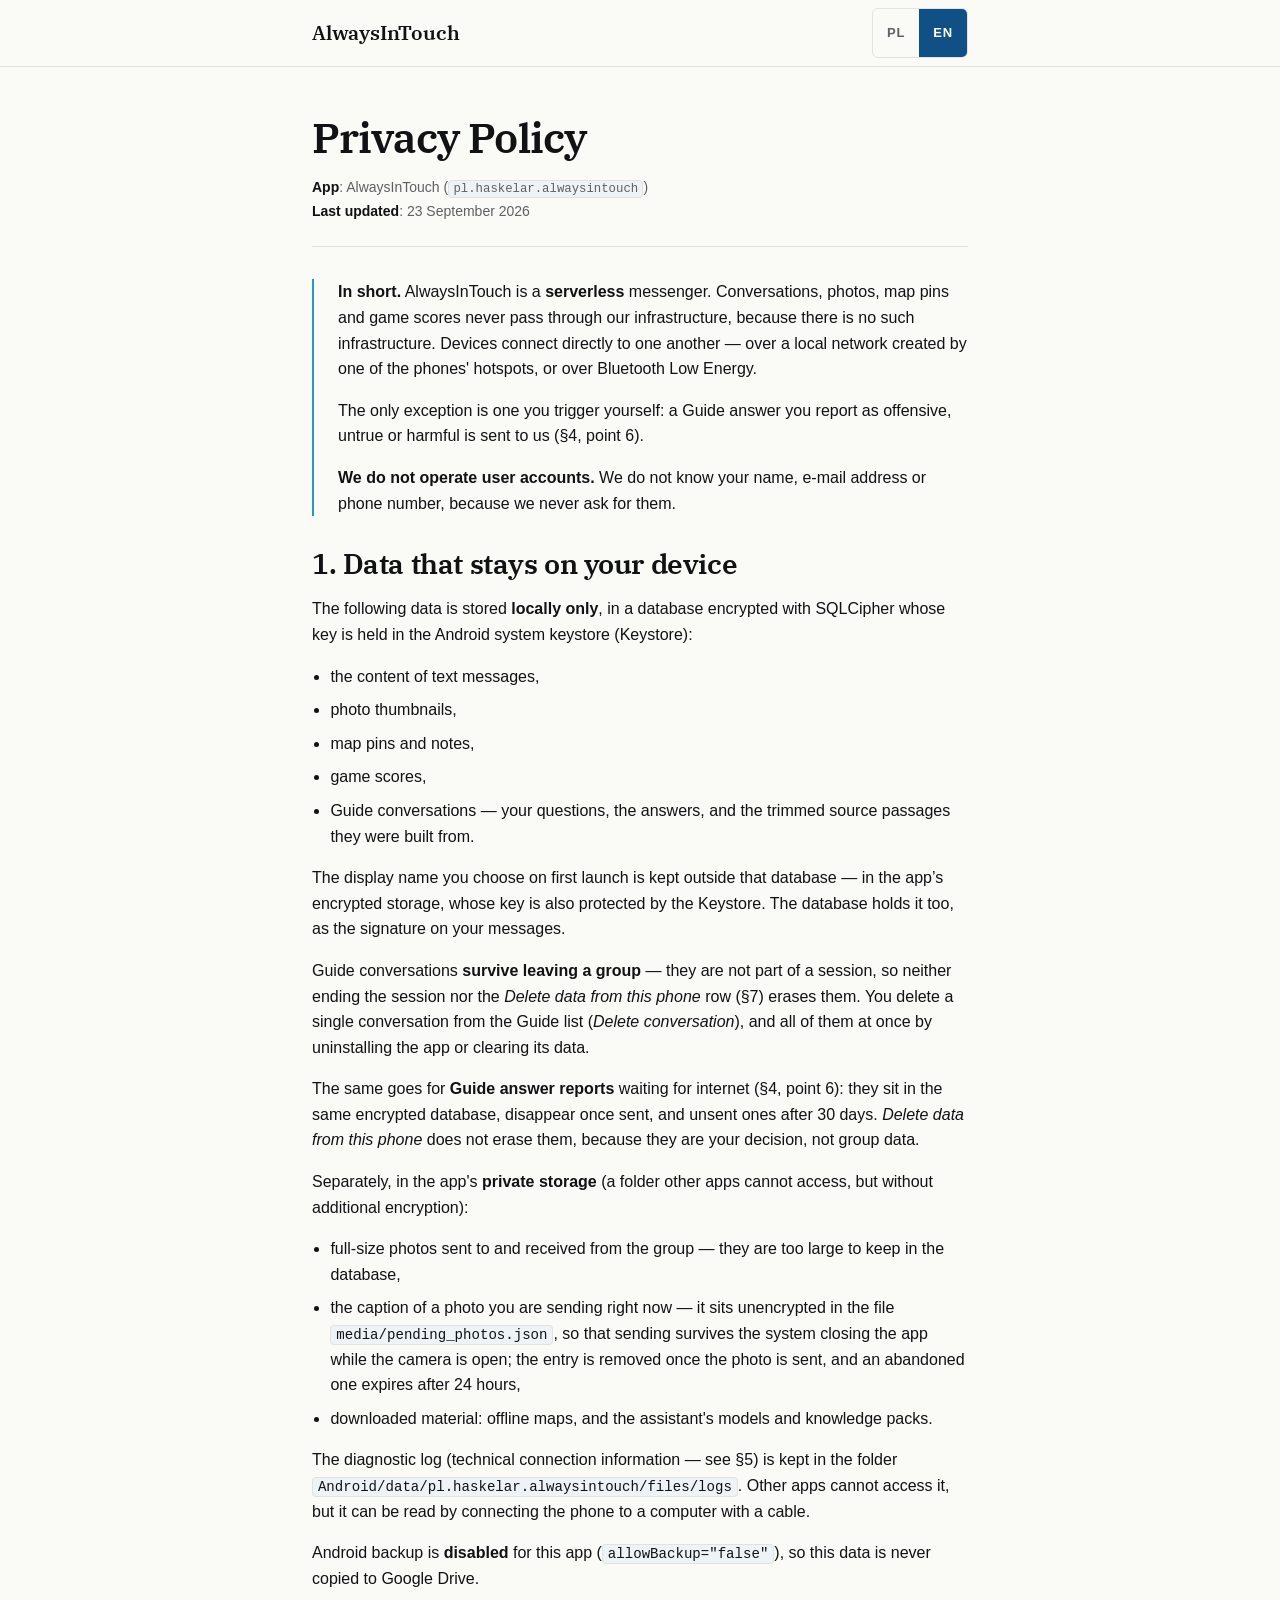
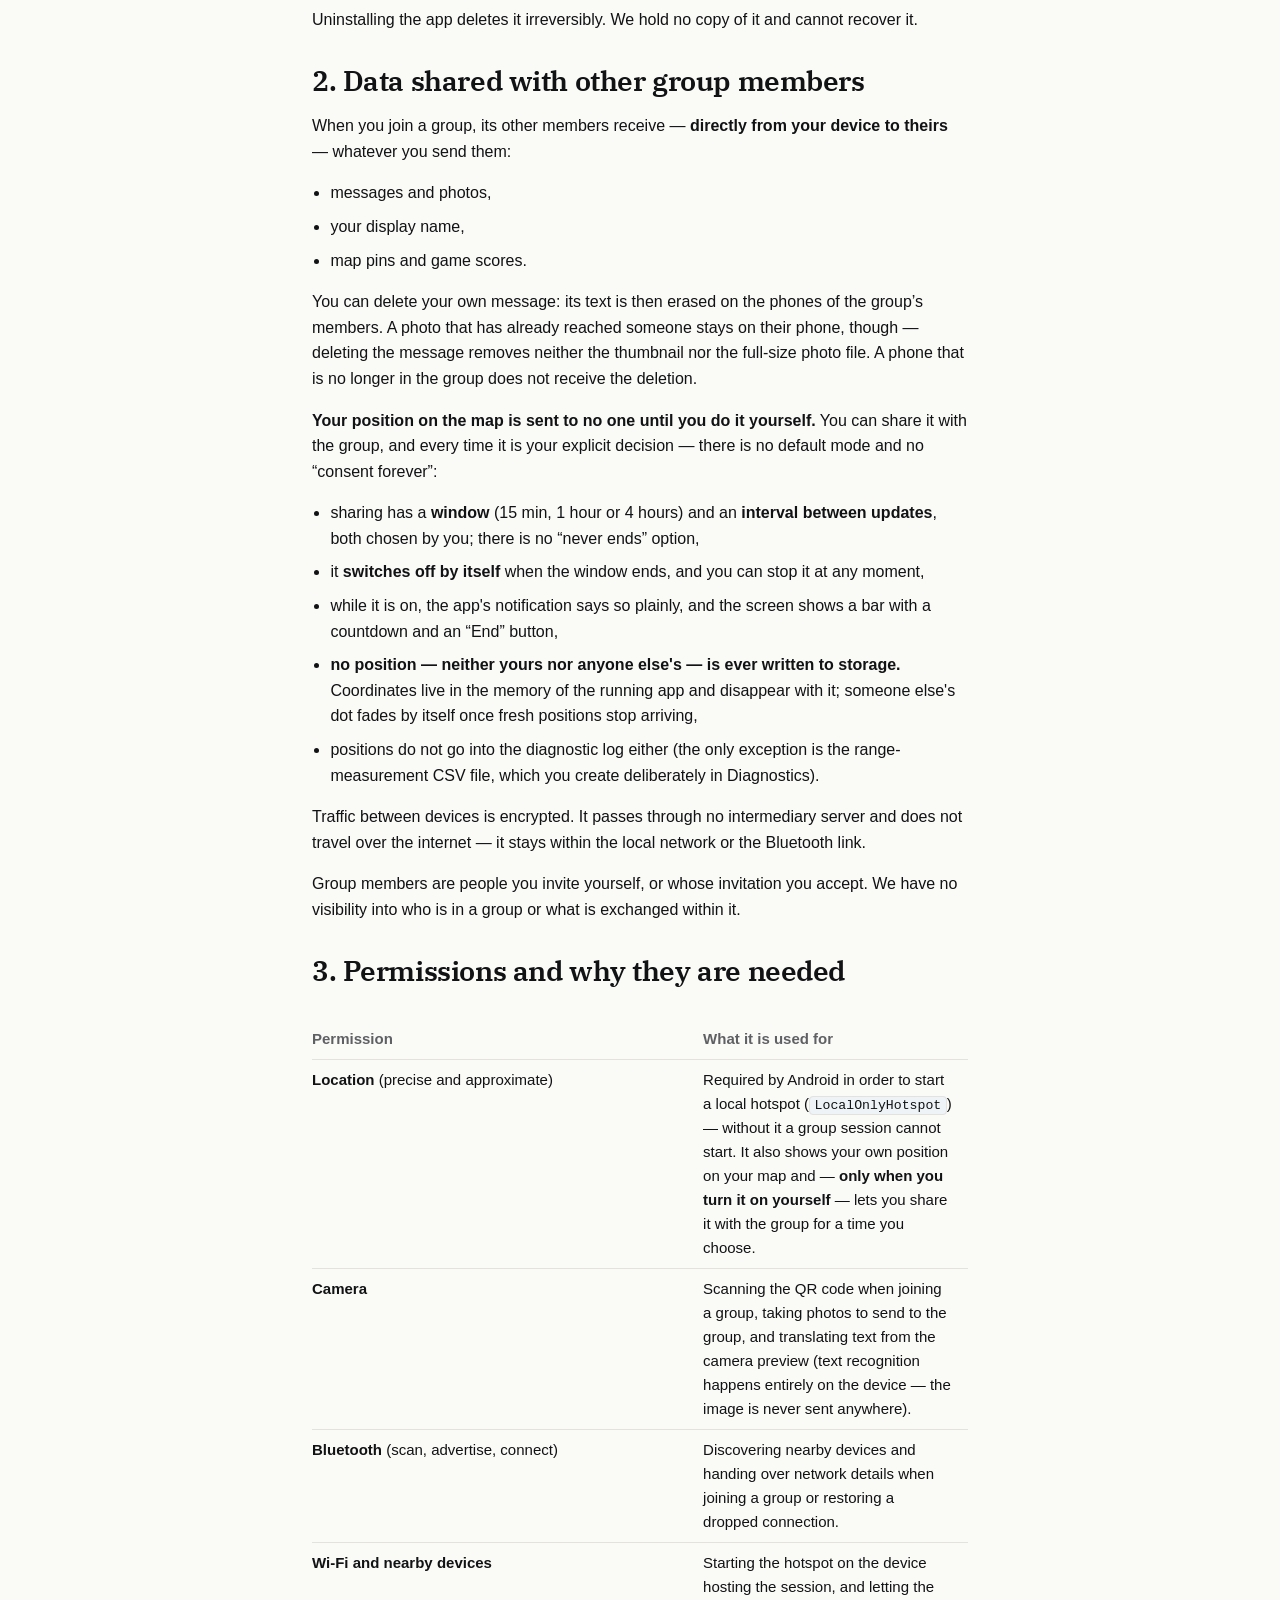
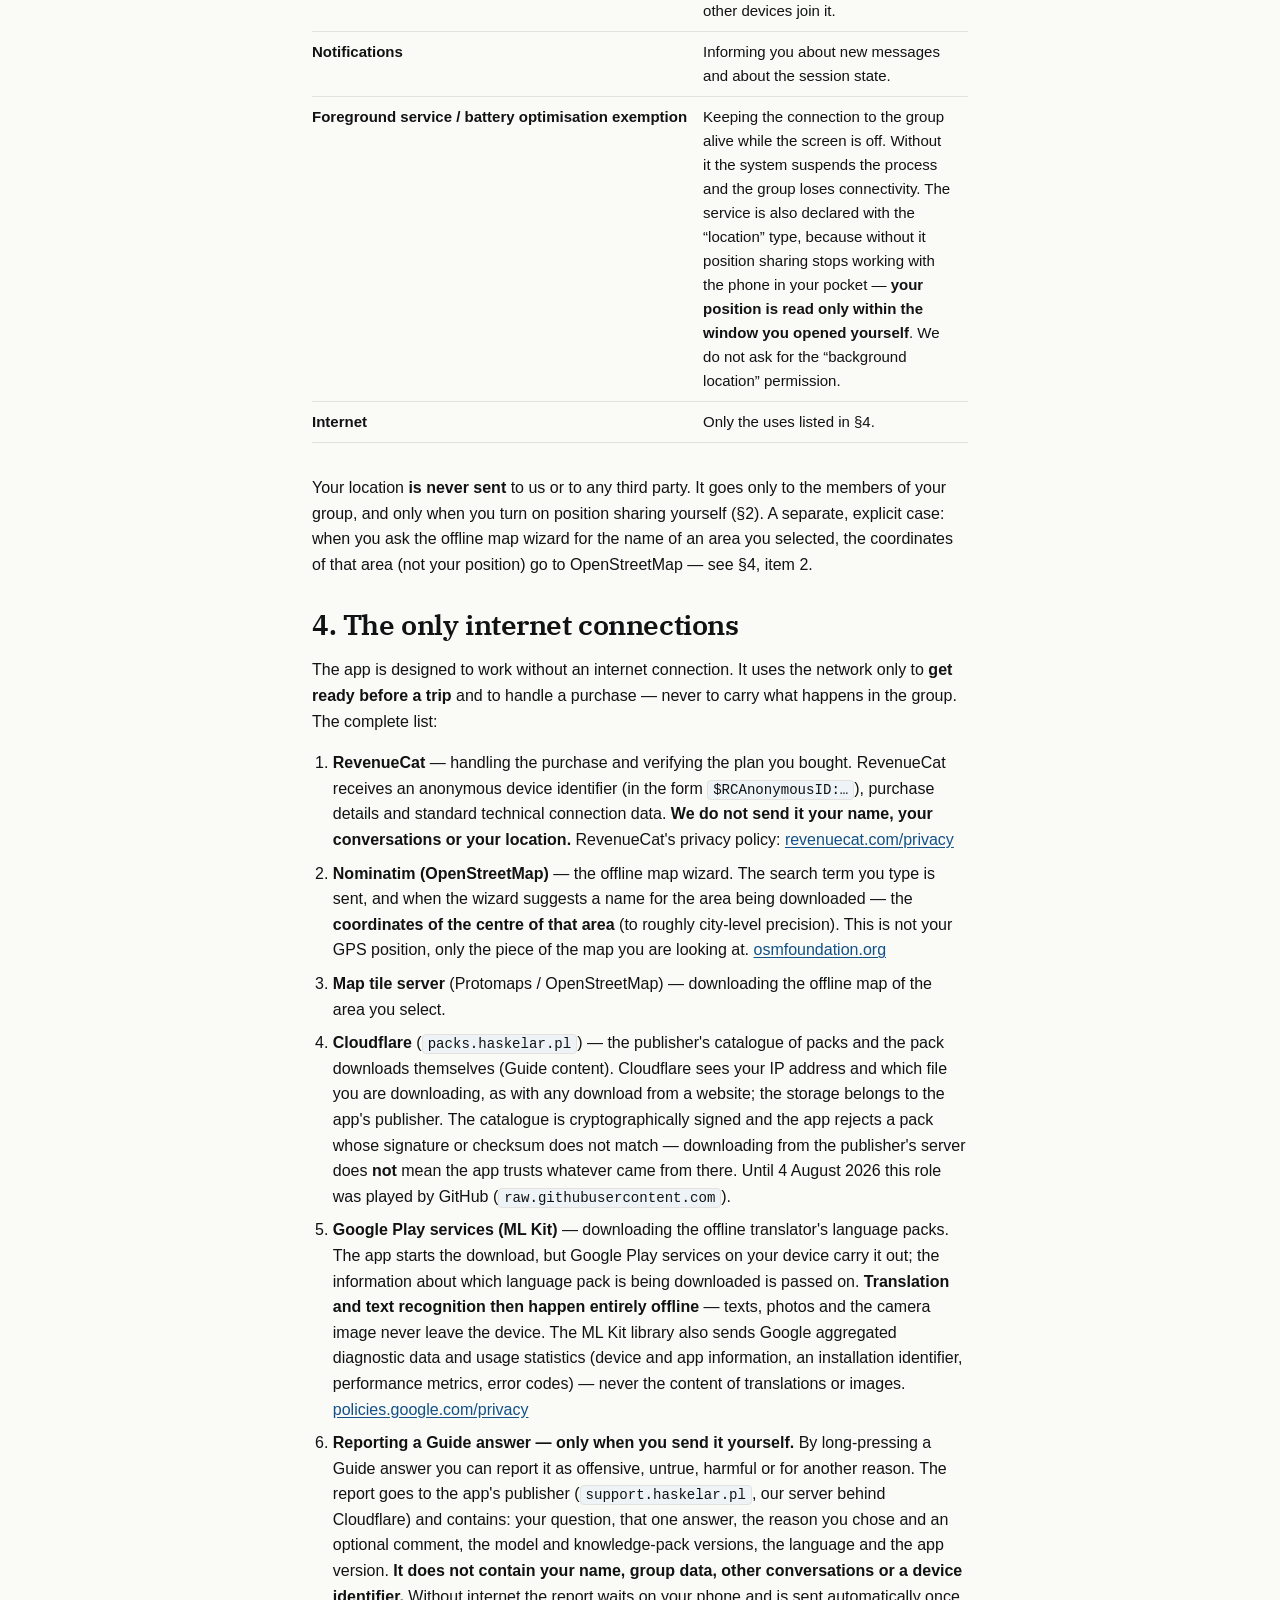
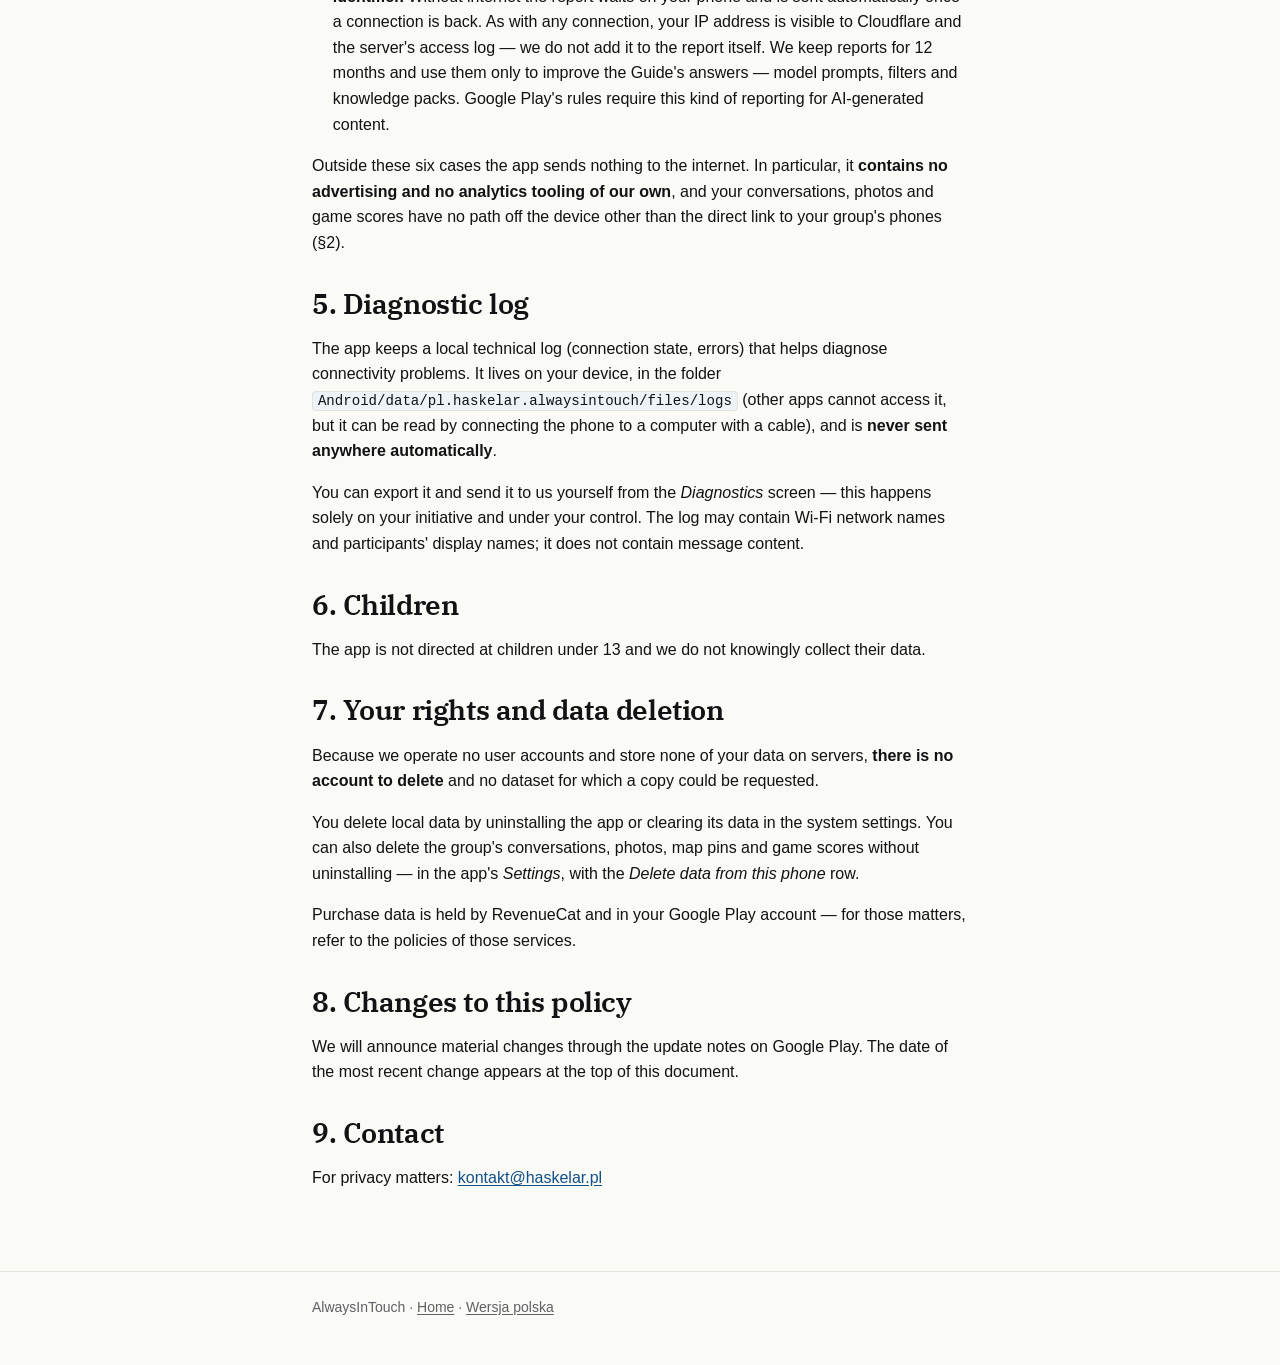
<file: privacy/index.html>
<!DOCTYPE html>
<html lang="en">
<head>
<meta charset="utf-8">
<meta name="viewport" content="width=device-width, initial-scale=1">
<title>Privacy Policy — AlwaysInTouch</title>
<meta name="description" content="Privacy policy for AlwaysInTouch — a serverless messenger with no user accounts, no ads and no analytics of our own.">
<link rel="canonical" href="https://haskelar.pl/privacy/">
<link rel="alternate" hreflang="pl" href="https://haskelar.pl/polityka-prywatnosci/">
<link rel="alternate" hreflang="en" href="https://haskelar.pl/privacy/">
<link rel="alternate" hreflang="x-default" href="https://haskelar.pl/privacy/">
<link rel="stylesheet" href="/style.css">
<link rel="icon" href="data:image/svg+xml,<svg xmlns='http://www.w3.org/2000/svg' viewBox='0 0 100 100'><text y='.9em' font-size='90'>🔗</text></svg>">
</head>
<body>

<header class="site">
  <div class="wrap">
    <a class="brand" href="/">AlwaysInTouch</a>
    <span class="lang">
      <a href="/polityka-prywatnosci/">PL</a>
      <a href="/privacy/" aria-current="true">EN</a>
    </span>
  </div>
</header>

<main>
  <div class="wrap">
    <h1>Privacy Policy</h1>
    <p class="meta">
      <strong>App</strong>: AlwaysInTouch (<code>pl.haskelar.alwaysintouch</code>)<br>
      <strong>Last updated</strong>: 23 September 2026
    </p>

    <div class="card tldr">
      <p><strong>In short.</strong> AlwaysInTouch is a <strong>serverless</strong> messenger.
      Conversations, photos, map pins and game scores never pass through our infrastructure,
      because there is no such infrastructure. Devices connect directly to one another —
      over a local network created by one of the phones' hotspots, or over Bluetooth
      Low Energy.</p>
      <p>The only exception is one you trigger yourself: a Guide answer you report as
      offensive, untrue or harmful is sent to us (§4, point 6).</p>
      <p><strong>We do not operate user accounts.</strong> We do not know your name, e-mail
      address or phone number, because we never ask for them.</p>
    </div>

    <h2>1. Data that stays on your device</h2>
    <p>The following data is stored <strong>locally only</strong>, in a database encrypted
    with SQLCipher whose key is held in the Android system keystore (Keystore):</p>
    <ul>
      <li>the content of text messages,</li>
      <li>photo thumbnails,</li>
      <li>map pins and notes,</li>
      <li>game scores,</li>
      <li>Guide conversations — your questions, the answers, and the trimmed source
      passages they were built from.</li>
    </ul>
    <p>The display name you choose on first launch is kept outside that database —
    in the app’s encrypted storage, whose key is also protected by the Keystore.
    The database holds it too, as the signature on your messages.</p>
    <p>Guide conversations <strong>survive leaving a group</strong> — they are not part of
    a session, so neither ending the session nor the <em>Delete data from this phone</em>
    row (§7) erases them. You delete a single conversation from the Guide list
    (<em>Delete conversation</em>), and all of them at once by uninstalling the app or
    clearing its data.</p>
    <p>The same goes for <strong>Guide answer reports</strong> waiting for internet (§4,
    point 6): they sit in the same encrypted database, disappear once sent, and
    unsent ones after 30 days. <em>Delete data from this phone</em> does not erase them,
    because they are your decision, not group data.</p>
    <p>Separately, in the app's <strong>private storage</strong> (a folder other apps cannot
    access, but without additional encryption):</p>
    <ul>
      <li>full-size photos sent to and received from the group — they are too large to
      keep in the database,</li>
      <li>the caption of a photo you are sending right now — it sits unencrypted in the file
      <code>media/pending_photos.json</code>, so that sending survives the system closing
      the app while the camera is open; the entry is removed once the photo is sent, and
      an abandoned one expires after 24 hours,</li>
      <li>downloaded material: offline maps, and the assistant's models and knowledge
      packs.</li>
    </ul>
    <p>The diagnostic log (technical connection information — see §5) is kept in the folder
    <code>Android/data/pl.haskelar.alwaysintouch/files/logs</code>. Other apps cannot access
    it, but it can be read by connecting the phone to a computer with a cable.</p>
    <p>Android backup is <strong>disabled</strong> for this app
    (<code>allowBackup="false"</code>), so this data is never copied to Google Drive.</p>
    <p>Uninstalling the app deletes it irreversibly. We hold no copy of it and cannot
    recover it.</p>

    <h2>2. Data shared with other group members</h2>
    <p>When you join a group, its other members receive — <strong>directly from your device
    to theirs</strong> — whatever you send them:</p>
    <ul>
      <li>messages and photos,</li>
      <li>your display name,</li>
      <li>map pins and game scores.</li>
    </ul>
    <p>You can delete your own message: its text is then erased on the phones of the
    group’s members. A photo that has already reached someone stays on their
    phone, though — deleting the message removes neither the thumbnail nor the
    full-size photo file. A phone that is no longer in the group does not receive
    the deletion.</p>
    <p><strong>Your position on the map is sent to no one until you do it yourself.</strong>
    You can share it with the group, and every time it is your explicit decision — there is
    no default mode and no “consent forever”:</p>
    <ul>
      <li>sharing has a <strong>window</strong> (15 min, 1 hour or 4 hours) and an
      <strong>interval between updates</strong>, both chosen by you; there is no “never
      ends” option,</li>
      <li>it <strong>switches off by itself</strong> when the window ends, and you can stop
      it at any moment,</li>
      <li>while it is on, the app's notification says so plainly, and the screen shows a bar
      with a countdown and an “End” button,</li>
      <li><strong>no position — neither yours nor anyone else's — is ever written to
      storage.</strong> Coordinates live in the memory of the running app and disappear
      with it; someone else's dot fades by itself once fresh positions stop arriving,</li>
      <li>positions do not go into the diagnostic log either (the only exception is the
      range-measurement CSV file, which you create deliberately in Diagnostics).</li>
    </ul>
    <p>Traffic between devices is encrypted. It passes through no intermediary server and
    does not travel over the internet — it stays within the local network or the Bluetooth
    link.</p>
    <p>Group members are people you invite yourself, or whose invitation you accept. We have
    no visibility into who is in a group or what is exchanged within it.</p>

    <h2>3. Permissions and why they are needed</h2>
    <div class="scroll">
    <table>
      <thead>
        <tr><th>Permission</th><th>What it is used for</th></tr>
      </thead>
      <tbody>
        <tr>
          <td><strong>Location</strong> (precise and approximate)</td>
          <td>Required by Android in order to start a local hotspot
          (<code>LocalOnlyHotspot</code>) — without it a group session cannot start.
          It also shows your own position on your map and — <strong>only when you turn it
          on yourself</strong> — lets you share it with the group for a time you choose.</td>
        </tr>
        <tr>
          <td><strong>Camera</strong></td>
          <td>Scanning the QR code when joining a group, taking photos to send to the group,
          and translating text from the camera preview (text recognition happens entirely
          on the device — the image is never sent anywhere).</td>
        </tr>
        <tr>
          <td><strong>Bluetooth</strong> (scan, advertise, connect)</td>
          <td>Discovering nearby devices and handing over network details when joining
          a group or restoring a dropped connection.</td>
        </tr>
        <tr>
          <td><strong>Wi-Fi and nearby devices</strong></td>
          <td>Starting the hotspot on the device hosting the session, and letting the other
          devices join it.</td>
        </tr>
        <tr>
          <td><strong>Notifications</strong></td>
          <td>Informing you about new messages and about the session state.</td>
        </tr>
        <tr>
          <td><strong>Foreground service / battery optimisation exemption</strong></td>
          <td>Keeping the connection to the group alive while the screen is off. Without it
          the system suspends the process and the group loses connectivity. The service is
          also declared with the “location” type, because without it position sharing stops
          working with the phone in your pocket — <strong>your position is read only within
          the window you opened yourself</strong>. We do not ask for the “background
          location” permission.</td>
        </tr>
        <tr>
          <td><strong>Internet</strong></td>
          <td>Only the uses listed in §4.</td>
        </tr>
      </tbody>
    </table>
    </div>
    <p>Your location <strong>is never sent</strong> to us or to any third party. It goes only
    to the members of your group, and only when you turn on position sharing yourself (§2).
    A separate, explicit case: when you ask the offline map wizard for the name of an area
    you selected, the coordinates of that area (not your position) go to OpenStreetMap —
    see §4, item 2.</p>

    <h2>4. The only internet connections</h2>
    <p>The app is designed to work without an internet connection. It uses the network only
    to <strong>get ready before a trip</strong> and to handle a purchase — never to carry
    what happens in the group. The complete list:</p>
    <ol>
      <li><strong>RevenueCat</strong> — handling the purchase and verifying the plan you
      bought. RevenueCat receives an anonymous device identifier (in the form
      <code>$RCAnonymousID:…</code>), purchase details and standard technical connection data.
      <strong>We do not send it your name, your conversations or your location.</strong>
      RevenueCat's privacy policy:
      <a href="https://www.revenuecat.com/privacy" rel="noopener">revenuecat.com/privacy</a></li>
      <li><strong>Nominatim (OpenStreetMap)</strong> — the offline map wizard. The search term you
      type is sent, and when the wizard suggests a name for the area being downloaded — the
      <strong>coordinates of the centre of that area</strong> (to roughly city-level
      precision). This is not your GPS position, only the piece of the map you are looking at.
      <a href="https://osmfoundation.org/wiki/Privacy_Policy" rel="noopener">osmfoundation.org</a></li>
      <li><strong>Map tile server</strong> (Protomaps / OpenStreetMap) — downloading the
      offline map of the area you select.</li>
      <li><strong>Cloudflare</strong> (<code>packs.haskelar.pl</code>) — the publisher's
      catalogue of packs and the pack downloads themselves (Guide content). Cloudflare sees
      your IP address and which file you are downloading, as with any download from
      a website; the storage belongs to the app's publisher. The catalogue is
      cryptographically signed and the app rejects a pack whose signature or checksum does
      not match — downloading from the publisher's server does <strong>not</strong> mean the
      app trusts whatever came from there. Until 4 August 2026 this role was played by
      GitHub (<code>raw.githubusercontent.com</code>).</li>
      <li><strong>Google Play services (ML Kit)</strong> — downloading the offline
      translator's language packs. The app starts the download, but Google Play services on
      your device carry it out; the information about which language pack is being
      downloaded is passed on. <strong>Translation and text recognition then happen
      entirely offline</strong> — texts, photos and the camera image never leave the
      device. The ML Kit library also sends
      Google aggregated diagnostic data and usage statistics (device and app information,
      an installation identifier, performance metrics, error codes) — never the content of
      translations or images.
      <a href="https://policies.google.com/privacy" rel="noopener">policies.google.com/privacy</a></li>
      <li><strong>Reporting a Guide answer — only when you send it yourself.</strong> By
      long-pressing a Guide answer you can report it as offensive, untrue,
      harmful or for another reason. The report goes to the app's publisher
      (<code>support.haskelar.pl</code>, our server behind Cloudflare) and contains: your
      question, that one answer, the reason you chose and an optional comment,
      the model and knowledge-pack versions, the language and the app version.
      <strong>It does not contain your name, group data, other conversations or
      a device identifier.</strong> Without internet the report waits on your phone
      and is sent automatically once a connection is back. As with any
      connection, your IP address is visible to Cloudflare and the server's
      access log — we do not add it to the report itself. We keep reports for
      12 months and use them only to improve the Guide's answers — model
      prompts, filters and knowledge packs. Google Play's rules require this
      kind of reporting for AI-generated content.</li>
    </ol>
    <p>Outside these six cases the app sends nothing to the internet. In particular, it
    <strong>contains no advertising and no analytics tooling of our own</strong>, and your
    conversations, photos and game scores have no path off the device other than the
    direct link to your group's phones (§2).</p>

    <h2>5. Diagnostic log</h2>
    <p>The app keeps a local technical log (connection state, errors) that helps diagnose
    connectivity problems. It lives on your device, in the folder
    <code>Android/data/pl.haskelar.alwaysintouch/files/logs</code> (other apps cannot access
    it, but it can be read by connecting the phone to a computer with a cable), and is
    <strong>never sent anywhere automatically</strong>.</p>
    <p>You can export it and send it to us yourself from the <em>Diagnostics</em> screen —
    this happens solely on your initiative and under your control. The log may contain Wi-Fi
    network names and participants' display names; it does not contain message content.</p>

    <h2>6. Children</h2>
    <p>The app is not directed at children under 13 and we do not knowingly collect their
    data.</p>

    <h2>7. Your rights and data deletion</h2>
    <p>Because we operate no user accounts and store none of your data on servers,
    <strong>there is no account to delete</strong> and no dataset for which a copy could
    be requested.</p>
    <p>You delete local data by uninstalling the app or clearing its data in the system
    settings. You can also delete the group's conversations, photos, map pins and game
    scores without uninstalling — in the app's <em>Settings</em>, with the <em>Delete data
    from this phone</em> row.</p>
    <p>Purchase data is held by RevenueCat and in your Google Play account — for those
    matters, refer to the policies of those services.</p>

    <h2>8. Changes to this policy</h2>
    <p>We will announce material changes through the update notes on Google Play.
    The date of the most recent change appears at the top of this document.</p>

    <h2>9. Contact</h2>
    <p>For privacy matters:
    <a href="mailto:kontakt@haskelar.pl">kontakt@haskelar.pl</a></p>
  </div>
</main>

<footer class="site">
  <div class="wrap">
    AlwaysInTouch &middot; <a href="/">Home</a> &middot;
    <a href="/polityka-prywatnosci/">Wersja polska</a>
  </div>
</footer>

</body>
</html>
</file>
<file: wizytowka.css>
/* Wizytówka haskelar.pl — tylko strona główna.
 *
 * Osobny arkusz, bo style.css należy do podstron z polityką prywatności
 * (ich adresy siedzą w Play Console): zmiana tutaj nie ma prawa ich ruszyć.
 *
 * Zasada układu: na szerokim ekranie 12 kolumn, czyli cztery moduły po trzy.
 * Lewy moduł to zawsze metadane w kroju mono (daty, statusy, etykiety),
 * środek to treść, prawy — drobny druk. Linie trzymają się tych samych
 * krawędzi, więc porządek widać bez ramek i kart.
 *
 * Powiększone są tylko ogólne informacje (nazwisko, podtytuł, nagłówki,
 * nazwy) — liczby i szczegóły zostają zwykłym tekstem w punktach.
 *
 * Zawsze ciemno. Akcent ma tylko kilka miejsc: przycisk e-mail, bieżący
 * punkt osi czasu, fokus i podkreślenie pod kursorem.
 */

/* ── Kroje ───────────────────────────────────────────────────────────────────
 * IBM Plex Sans do tekstu, IBM Plex Mono do dat i metadanych — jedna
 * rodzina, wspólny szkielet. Pliki leżą w /fonts/, żadnego żądania na zewnątrz.
 * Polskie znaki są w podzbiorze latin-ext. Licencja: fonts/OFL.txt. */

@font-face {
  font-family: 'IBM Plex Sans'; font-weight: 400; font-display: swap;
  src: url('/fonts/ibm-plex-sans-400-latin.woff2') format('woff2');
  unicode-range: U+0000-00FF, U+0131, U+0152-0153, U+02BB-02BC, U+02C6, U+02DA,
    U+02DC, U+0304, U+0308, U+0329, U+2000-206F, U+20AC, U+2122, U+2212, U+FEFF;
}
@font-face {
  font-family: 'IBM Plex Sans'; font-weight: 400; font-display: swap;
  src: url('/fonts/ibm-plex-sans-400-latin-ext.woff2') format('woff2');
  unicode-range: U+0100-02AF, U+1E00-1E9F, U+1EF2-1EFF, U+20A0-20AB, U+2C60-2C7F, U+A720-A7FF;
}
@font-face {
  font-family: 'IBM Plex Sans'; font-weight: 600; font-display: swap;
  src: url('/fonts/ibm-plex-sans-600-latin.woff2') format('woff2');
  unicode-range: U+0000-00FF, U+0131, U+0152-0153, U+02BB-02BC, U+02C6, U+02DA,
    U+02DC, U+0304, U+0308, U+0329, U+2000-206F, U+20AC, U+2122, U+2212, U+FEFF;
}
@font-face {
  font-family: 'IBM Plex Sans'; font-weight: 600; font-display: swap;
  src: url('/fonts/ibm-plex-sans-600-latin-ext.woff2') format('woff2');
  unicode-range: U+0100-02AF, U+1E00-1E9F, U+1EF2-1EFF, U+20A0-20AB, U+2C60-2C7F, U+A720-A7FF;
}
@font-face {
  font-family: 'IBM Plex Mono'; font-weight: 500; font-display: swap;
  src: url('/fonts/ibm-plex-mono-500-latin.woff2') format('woff2');
  unicode-range: U+0000-00FF, U+0131, U+0152-0153, U+02BB-02BC, U+02C6, U+02DA,
    U+02DC, U+0304, U+0308, U+0329, U+2000-206F, U+20AC, U+2122, U+2212, U+FEFF;
}
@font-face {
  font-family: 'IBM Plex Mono'; font-weight: 500; font-display: swap;
  src: url('/fonts/ibm-plex-mono-500-latin-ext.woff2') format('woff2');
  unicode-range: U+0100-02AF, U+1E00-1E9F, U+1EF2-1EFF, U+20A0-20AB, U+2C60-2C7F, U+A720-A7FF;
}

:root {
  color-scheme: dark;

  --tlo:     #1A1917;   /* ciepły grafit — czysta czerń męczy przy dłuższym czytaniu */
  --tekst:   #ECE8E1;   /* 14,4:1 */
  --tresc:   #D2CDC3;   /* 11:1 — tekst ciągły w punktach i wstępie */
  --tekst-2: #A29D93;   /* 6,5:1 — metadane i narzędzia, nadal AA dla drobnego druku */
  --linia:   #3A3732;
  --obrys:   #716B62;   /* 3,3:1 — obrys przycisku musi być widoczny (WCAG 1.4.11) */
  --akcent:  #FF7A33;   /* pomarańcz sygnałowy: 6,8:1 na tle i tyle samo z tłem na nim */

  --sans: 'IBM Plex Sans', system-ui, -apple-system, 'Segoe UI', Roboto, sans-serif;
  --mono: 'IBM Plex Mono', ui-monospace, SFMono-Regular, Menlo, Consolas, monospace;

  --max:   76rem;
  --brzeg: 20px;
  --rowek: 24px;
  --cel:   44px;        /* najmniejszy cel dotykowy */
}

*, *::before, *::after { box-sizing: border-box; }

html { -webkit-text-size-adjust: 100%; text-size-adjust: 100%; }

body {
  margin: 0;
  background: var(--tlo);
  color: var(--tekst);
  font: 400 1rem/1.6 var(--sans);
}

h1, h2, h3, h4, p, ul, ol, dl, dd { margin: 0; }
ul, ol { padding: 0; list-style: none; }
h1, h2, h3, h4 { font-weight: 600; }

a {
  color: inherit;
  text-decoration-thickness: 1px;
  text-decoration-color: var(--tekst-2);
  text-underline-offset: 3px;
}
a:hover { text-decoration-color: var(--akcent); }

:focus-visible { outline: 2px solid var(--akcent); outline-offset: 3px; }

::selection { background: var(--akcent); color: var(--tlo); }

.w { width: min(100% - 2 * var(--brzeg), var(--max)); margin-inline: auto; }

.nw { white-space: nowrap; }

.vh {
  position: absolute; width: 1px; height: 1px; overflow: hidden;
  clip-path: inset(50%); white-space: nowrap;
}

.skok {
  position: absolute; left: var(--brzeg); top: -100px; z-index: 1;
  padding: 12px 16px; background: var(--tekst); color: var(--tlo); font-weight: 600;
}
.skok:focus { top: 8px; }

[id] { scroll-margin-top: 24px; }

/* Wszystko, co jest metadaną, mówi tym samym głosem: mono, drobno, przygaszone. */
.etykieta, .meta, .kiedy, .narzedzia, dt, .stopka p {
  font: 500 0.8125rem/1.6 var(--mono);
  color: var(--tekst-2);
}

/* Proza nie idzie w mono: etykieta w otwarciu i „wcześniej: …” to zdania, nie dane. */
.etykieta.duza, .tresc > .meta { font: 400 0.9375rem/1.6 var(--sans); }

/* ── Nagłówek ─────────────────────────────────────────────────────────────── */

.naglowek { border-bottom: 1px solid var(--linia); }

.naglowek .w {
  display: flex; flex-wrap: wrap; align-items: center;
  justify-content: space-between; column-gap: var(--rowek); padding-block: 6px;
}

.marka, .naglowek nav a {
  display: inline-flex; align-items: center; min-height: var(--cel);
  text-decoration: none;
}
.marka { font-weight: 600; }

.naglowek ul { display: flex; flex-wrap: wrap; margin-inline: -10px; }
.naglowek nav a { padding-inline: 10px; font-size: 0.9375rem; color: var(--tekst-2); }
.naglowek nav a:hover { color: var(--tekst); }

/* ── Otwarcie ─────────────────────────────────────────────────────────────── */

.hero { padding-block: 48px 56px; }

h1 {
  margin-top: 12px;
  font-size: clamp(2.5rem, 1rem + 6vw, 6rem);
  line-height: 1;
  letter-spacing: -0.03em;
}

.podtytul {
  margin-top: 24px;
  font-size: clamp(1.3125rem, 1rem + 1.1vw, 1.875rem);
  line-height: 1.3;
  letter-spacing: -0.01em;
  max-width: 24em;
}

.lead { margin-top: 20px; color: var(--tresc); max-width: 36em; }

.akcje { display: flex; flex-wrap: wrap; gap: 12px; margin-top: 32px; }

.przycisk {
  display: inline-flex; align-items: center; min-height: 48px; padding-inline: 20px;
  border: 1px solid var(--obrys); border-radius: 2px;
  font-size: 0.9375rem; font-weight: 600; text-decoration: none;
}
.przycisk:hover { border-color: var(--tekst-2); }
.przycisk.glowny { background: var(--akcent); border-color: var(--akcent); color: var(--tlo); }
.przycisk.glowny:hover { background: var(--tekst); border-color: var(--tekst); }

/* ── Sekcje ───────────────────────────────────────────────────────────────── */

.sekcja { border-top: 1px solid var(--linia); padding-block: 40px 64px; }

.gora { margin-bottom: 32px; }

h2 { font-size: 1.5rem; line-height: 1.25; letter-spacing: -0.01em; }

.wstep { margin-top: 10px; font-size: 1.1875rem; line-height: 1.5; max-width: 34em; }
.wstep .meta { margin-left: 8px; }

.dopisek { margin-top: 32px; font-size: 0.9375rem; color: var(--tekst-2); max-width: 40em; }

.punkty { margin-top: 12px; color: var(--tresc); max-width: 42em; }
.punkty li { position: relative; padding-left: 20px; margin-top: 10px; }
.punkty li::before { content: '–'; content: '–' / ''; position: absolute; left: 0; }
.punkty strong { color: var(--tekst); font-weight: 600; }
.punkty .narzedzia { display: block; margin-top: 4px; }

/* Wiersz z datą: na telefonie data nad treścią, na szerokim — w lewym module.
 * W kodzie data stoi za nagłówkiem, żeby czytnik ekranu zaczynał od stanowiska. */
.wpis { display: grid; grid-template-columns: minmax(0, 1fr); }
.wpis .kiedy { grid-row: 1; }

h4, .szkoly h3 { font-size: 1.1875rem; line-height: 1.35; }
.tresc > .meta { margin-top: 2px; }
.szkoly .wpis + .wpis { margin-top: 24px; }
.szkoly p:not(.kiedy) { color: var(--tekst-2); }

/* Oś czasu: włosowa linia i kwadratowy punkt; bieżące stanowisko w akcencie. */
.os .wpis { position: relative; padding: 0 0 40px 28px; }
.os .wpis:last-child { padding-bottom: 0; }
.os .wpis::before, .os .wpis::after { content: ''; position: absolute; left: 4px; }
.os .wpis::before { top: 8px; bottom: -8px; border-left: 1px solid var(--linia); }
.os .wpis:last-child::before { display: none; }
.os .wpis::after {
  top: 8px; left: 0; width: 9px; height: 9px;
  background: var(--tlo); border: 1px solid var(--tekst-2);
}
.os .teraz::after { background: var(--akcent); border-color: var(--akcent); }
.os .tresc > p:not(.meta) { margin-top: 8px; color: var(--tresc); }

/* Projekty to wiersze rozdzielone linią — bez kart, bez cieni. */
.projekt { padding-block: 28px 32px; }
.projekt + .projekt { border-top: 1px solid var(--linia); }
.projekt:first-child { padding-top: 0; }
.projekt:last-child { padding-bottom: 0; }
.projekt h3 { font-size: 1.25rem; line-height: 1.3; }
.projekt .meta { margin-top: 2px; }
.projekt .opis { margin-top: 12px; max-width: 38em; }
.projekt > .narzedzia { margin-top: 14px; }

.meta a, .kanaly a {
  display: inline-flex; align-items: center; min-height: var(--cel);
}

.grupy { display: grid; gap: 28px var(--rowek); }
.grupy li { border-top: 1px solid var(--linia); padding-top: 14px; }
.grupy h3 { font-size: 0.9375rem; line-height: 1.4; }
.grupy p { margin-top: 6px; font-size: 0.9375rem; line-height: 1.55; color: var(--tekst-2); }

.kanaly > div { border-top: 1px solid var(--linia); padding-block: 10px 6px; }
.kanaly > div:last-child { border-bottom: 1px solid var(--linia); }
.kanaly dd {
  font-size: clamp(1.1875rem, 0.9rem + 1.6vw, 1.875rem); line-height: 1.3;
  letter-spacing: -0.01em; overflow-wrap: anywhere;
}

/* ── Stopka ── adresy polityk siedzą w Play Console, linki muszą zostać. */

.stopka { border-top: 1px solid var(--linia); padding-block: 12px 40px; font-size: 0.875rem; color: var(--tekst-2); }
.stopka .w { display: flex; flex-wrap: wrap; align-items: center; justify-content: space-between; column-gap: var(--rowek); }
.stopka ul { display: flex; flex-wrap: wrap; column-gap: 20px; }
.stopka a { display: inline-flex; align-items: center; min-height: var(--cel); }
.stopka a:hover { color: var(--tekst); }

@media (min-width: 36rem) {
  .grupy { grid-template-columns: repeat(2, minmax(0, 1fr)); }
  :root { --brzeg: 32px; }
}

/* ── Szeroki ekran: pełna siatka 12 kolumn ────────────────────────────────── */

@media (min-width: 60rem) {
  :root { --brzeg: 48px; --rowek: 32px; }

  .hero, .gora, .wpis, .projekt, .kanaly > div {
    display: grid; grid-template-columns: repeat(12, minmax(0, 1fr));
    column-gap: var(--rowek);
  }

  .hero { padding-block: 96px 88px; }
  .hero > * { grid-column: 1 / -1; }
  .hero .podtytul { grid-column: 1 / 7; margin-top: 40px; }
  .hero .lead { grid-column: 7 / 12; grid-row: 3 / span 2; margin-top: 51px; }  /* linia bazowa = podtytuł */
  .hero .akcje { grid-column: 1 / 7; }

  .sekcja { padding-block: 56px 96px; }

  .gora, .wpis, .projekt, .kanaly > div { align-items: baseline; }
  .gora { margin-bottom: 48px; }
  .gora h2 { grid-column: 1 / 4; }
  .gora .wstep { grid-column: 4 / 11; margin-top: 0; }

  .wpis .kiedy { grid-column: 1 / 4; }
  .wpis .tresc { grid-column: 4 / 10; }

  /* Linia osi biegnie środkiem rowka między modułem dat a treścią. */
  .os .wpis { padding-left: 0; }
  .os .wpis::before { left: calc(25% - var(--rowek) / 4); }
  .os .wpis::after { left: calc(25% - var(--rowek) / 4 - 4px); }

  .projekt > * { grid-column: 4 / 10; }
  .projekt > .meta { grid-column: 1 / 4; grid-row: 1 / span 3; }
  .projekt > .narzedzia { grid-column: 10 / 13; grid-row: 1 / span 3; margin-top: 0; }

  .grupy, .dopisek { margin-left: calc(25% + var(--rowek) / 4); }
  .grupy { grid-template-columns: repeat(3, minmax(0, 1fr)); row-gap: 40px; }

  .kanaly dt { grid-column: 1 / 4; }
  .kanaly dd { grid-column: 4 / 13; }
}

@media (prefers-reduced-motion: no-preference) {
  html { scroll-behavior: smooth; }
  a, .przycisk { transition: color .15s, background-color .15s, border-color .15s, text-decoration-color .15s; }
}

/* ── Wydruk: jasno, bez nawigacji, adresy linków jawnie ───────────────────── */

@media print {
  :root { color-scheme: light; --tlo: #fff; --tekst: #000; --tekst-2: #444; --linia: #bbb; --akcent: #000; }
  body { font-size: 10.5pt; }
  .skok, .naglowek, .akcje, .stopka { display: none; }
  .hero { padding-top: 0; }
  .sekcja { padding-block: 16pt; }
  a { text-decoration: none; }
  h1 { font-size: 24pt; }
  .kanaly dd { font-size: 12pt; }
  main a[href^="http"]:not(.kanaly a):not(.adres)::after { content: ' (' attr(href) ')'; }
  h2, h3, h4 { break-after: avoid; }
  .wpis, .projekt, .grupy li { break-inside: avoid; }
}
</file>
<file: style.css>
/* Styl podstron haskelar.pl: polityk prywatności i strony 404.
 *
 * Strona główna ma własny arkusz, wizytowka.css, i z tego nie korzysta.
 *
 * Wspólny język wizualny z ait.haskelar.pl — tokeny pochodzą z motywu aplikacji
 * AlwaysInTouch („papier + atrament"). Wzorcem jest serwer/www/ait/style.css
 * w drugim repozytorium; przy zmianie kolorów albo kroju zaglądaj tam.
 *
 * Zasada układu jest jedna: SEKCJE ROZDZIELA LINIA WŁOSOWA, NIE RAMKA.
 *
 * UWAGA. Ten arkusz obsługuje także /polityka-prywatnosci/ i /privacy/, których
 * adresy siedzą w Play Console. Klasy .site, .wrap, .brand, .lang, .meta, .card,
 * .card.tldr, .scroll oraz style table/code są ICH kontraktem — wolno je
 * przemalować, nie wolno usunąć ani przemianować.
 */

/* ── Krój nagłówków ───────────────────────────────────────────────────────────
 *
 * IBM Plex Serif leży w /fonts/, obok strony — żadnego żądania do Google.
 * Polskie znaki siedzą w podzbiorze „latin-ext", stąd dwa pliki zamiast
 * jednego. Licencja: fonts/OFL.txt. Tekst ciągły zostaje na kroju systemowym.
 */

@font-face {
  font-family: 'IBM Plex Serif';
  font-style: normal;
  font-weight: 600;
  font-display: swap;
  src: url('/fonts/ibm-plex-serif-600-latin.woff2') format('woff2');
  unicode-range: U+0000-00FF, U+0131, U+0152-0153, U+02BB-02BC, U+02C6, U+02DA,
                 U+02DC, U+0304, U+0308, U+0329, U+2000-206F, U+20AC, U+2122,
                 U+2191, U+2193, U+2212, U+2215, U+FEFF, U+FFFD;
}

@font-face {
  font-family: 'IBM Plex Serif';
  font-style: normal;
  font-weight: 600;
  font-display: swap;
  src: url('/fonts/ibm-plex-serif-600-latin-ext.woff2') format('woff2');
  unicode-range: U+0100-02BA, U+02BD-02C5, U+02C7-02CC, U+02CE-02D7,
                 U+02DD-02FF, U+0304, U+0308, U+0329, U+1D00-1DBF, U+1E00-1E9F,
                 U+1EF2-1EFF, U+2020, U+20A0-20AB, U+20AD-20C0, U+2113,
                 U+2C60-2C7F, U+A720-A7FF;
}

:root {
  --paper:          #FAFAF7;
  --ink:            #111213;
  --ink-secondary:  #5F6063;
  --hairline:       #E3E2DD;
  --surface-dim:    #EDF3F7;

  --brand:          #115087;
  --brand-pressed:  #0E5189;
  --on-brand:       #FFFFFF;

  --accent:         #2799C0;

  /* Mały tekst nigdy nie dostaje --accent: na papierze daje ~3,2:1 i oblewa
   * WCAG AA. Ta sama reguła co AppColors.accentText w aplikacji. */
  --accent-text:    #115087;

  --sp-xs: 4px;  --sp-sm: 8px;  --sp-md: 16px;
  --sp-lg: 24px; --sp-xl: 32px; --sp-xxl: 48px; --sp-huge: 64px;

  --radius: 6px;
  --screen: 24px;
  --touch: 48px;

  /* Dokumenty prawne czyta się w jednej wąskiej kolumnie. */
  --maxw: 44rem;

  --serif: 'IBM Plex Serif', Georgia, 'Times New Roman', serif;
  --sans:  -apple-system, BlinkMacSystemFont, "Segoe UI", Roboto,
           "Helvetica Neue", Arial, sans-serif;
}

@media (prefers-color-scheme: dark) {
  :root {
    --paper:          #121212;
    --ink:            #F4F3EF;
    --ink-secondary:  #A6A6A2;
    --hairline:       #2C2C2A;
    --surface-dim:    #161E24;

    --brand:          #7FD4E5;
    --brand-pressed:  #2799C0;
    --on-brand:       #0E5189;

    --accent:         #7FD4E5;
    --accent-text:    #7FD4E5;
  }
}

* { box-sizing: border-box; }

html { -webkit-text-size-adjust: 100%; }

body {
  margin: 0;
  background: var(--paper);
  color: var(--ink);
  font-family: var(--sans);
  font-size: 16px;
  line-height: 1.6;
}

.wrap {
  max-width: var(--maxw);
  margin: 0 auto;
  padding: 0 var(--screen);
}

/* ── Nagłówek i stopka ────────────────────────────────────────────────────── */

header.site {
  border-bottom: 1px solid var(--hairline);
  padding: var(--sp-sm) 0;
}

header.site .wrap {
  display: flex;
  flex-wrap: wrap;
  gap: var(--sp-sm) var(--sp-md);
  align-items: center;
  justify-content: space-between;
}

.brand {
  font-family: var(--serif);
  font-weight: 600;
  letter-spacing: -0.01em;
  font-size: 20px;
  text-decoration: none;
  color: var(--ink);
}

nav a {
  color: var(--ink-secondary);
  text-decoration: none;
  font-size: 15px;
  margin-left: var(--sp-lg);
}

nav a:first-child { margin-left: 0; }

nav a:hover, a:hover { color: var(--brand-pressed); }

/* Przełącznik języka na podstronach z polityką. Pełny cel dotykowy 48 px —
 * to najmniejszy element na stronie i najłatwiej o nim zapomnieć. */
.lang {
  display: inline-flex;
  border: 1px solid var(--hairline);
  border-radius: var(--radius);
  overflow: hidden;
  font-size: 13px;
}

.lang a {
  display: inline-flex;
  align-items: center;
  min-height: var(--touch);
  padding: 0 14px;
  text-decoration: none;
  color: var(--ink-secondary);
  margin: 0;
  font-weight: 600;
  letter-spacing: 0.8px;
  text-transform: uppercase;
}

.lang a[aria-current="true"] {
  background: var(--brand);
  color: var(--on-brand);
}

footer.site {
  border-top: 1px solid var(--hairline);
  padding: var(--sp-lg) 0 var(--sp-xxl);
  color: var(--ink-secondary);
  font-size: 14px;
}

footer.site a { color: var(--ink-secondary); }

/* ── Typografia ───────────────────────────────────────────────────────────── */

main { padding: var(--sp-xxl) 0 var(--sp-huge); }

h1 {
  font-family: var(--serif);
  font-size: clamp(30px, 5vw, 42px);
  line-height: 1.08;
  font-weight: 600;
  letter-spacing: -0.02em;
  margin: 0 0 var(--sp-md);
}

h2 {
  font-family: var(--serif);
  font-size: clamp(22px, 3vw, 28px);
  line-height: 1.15;
  font-weight: 600;
  letter-spacing: -0.015em;
  margin: var(--sp-xl) 0 var(--sp-md);
}

p, li { color: var(--ink); }

.lead {
  font-size: 18px;
  color: var(--ink-secondary);
  margin: 0 0 var(--sp-xl);
}

a { color: var(--accent-text); text-underline-offset: 2px; }

ul { padding-left: 1.15rem; }

li { margin: var(--sp-sm) 0; }

ol { padding-left: 1.3rem; }

.meta {
  color: var(--ink-secondary);
  font-size: 14px;
  margin: 0 0 var(--sp-xl);
  padding-bottom: var(--sp-lg);
  border-bottom: 1px solid var(--hairline);
}

.meta strong { color: var(--ink); }

code {
  font-family: ui-monospace, SFMono-Regular, Menlo, Consolas, monospace;
  font-size: 0.88em;
  background: var(--surface-dim);
  border: 1px solid var(--hairline);
  border-radius: 4px;
  padding: 0.08em 0.35em;
}

/* Karta zostaje w kontrakcie podstron prawnych, ale traci wygląd pudełka:
 * wystarczy pionowa kreska, żeby odróżnić wtrącenie od treści. */
.card {
  border-left: 2px solid var(--hairline);
  padding: 0 0 0 var(--sp-lg);
  margin: var(--sp-lg) 0;
  color: var(--ink-secondary);
}

.card p:first-child { margin-top: 0; }
.card p:last-child { margin-bottom: 0; }

.card.tldr { border-left-color: var(--accent); color: var(--ink); }

table {
  width: 100%;
  border-collapse: collapse;
  margin: var(--sp-md) 0;
  font-size: 15px;
}

th, td {
  text-align: left;
  padding: var(--sp-sm) var(--sp-md) var(--sp-sm) 0;
  border-bottom: 1px solid var(--hairline);
  vertical-align: top;
}

th { color: var(--ink-secondary); font-weight: 600; }

td:first-child { white-space: nowrap; }

@media (max-width: 34rem) {
  td:first-child { white-space: normal; }
}

.scroll { overflow-x: auto; }

:focus-visible {
  outline: 2px solid var(--accent);
  outline-offset: 2px;
  border-radius: 2px;
</file>
